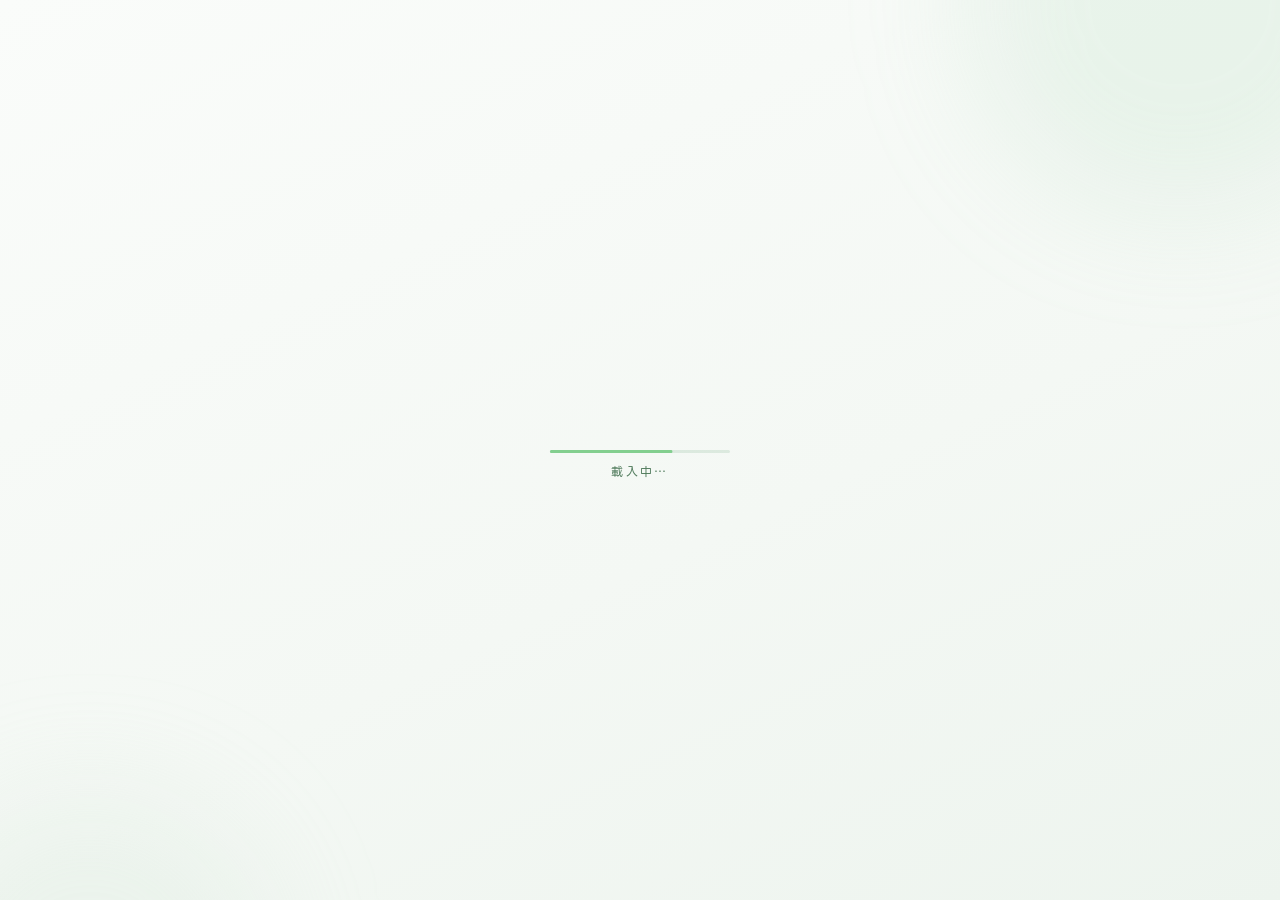
<file: index.html>
<!doctype html>
<html lang="zh-Hant">
<head>
<meta charset="utf-8">
<!-- viewport-fit=cover：內容延伸到瀏海／圓角區，全螢幕時邊緣才不會留一圈
     ⛔ initial-scale 刻意保持 1 —— 「手機顯示 80%」已經改由下面的 --app-scale（CSS transform）負責。
        原因見下方那段註解：initial-scale 一進全螢幕就會被 Chrome 作廢。
     ⚠ 只有行動裝置會讀 viewport meta，桌機瀏覽器一律忽略。 -->
<meta name="viewport" content="width=device-width,initial-scale=1,minimum-scale=1,maximum-scale=1,user-scalable=no,viewport-fit=cover">
<title>德芳連鎖藥局 內部查詢系統</title>

<!-- ========== PWA：讓「加到主畫面」變成獨立視窗 App，而不是開瀏覽器的捷徑 ==========
     ⚠ 差別全在這幾行。少了它們，「加到主畫面」只是一個書籤捷徑 ——
        點下去照樣用瀏覽器開，網址列、工具列一條都不會少。
     ・iOS 只認 apple-mobile-web-app-capable，完全不吃 manifest 的 display
     ・Android 只認 manifest 的 display / orientation
     兩邊都要寫，才會兩邊都全螢幕。
     ⚠ 改了這些之後，舊的主畫面圖示不會自動升級 —— 必須先刪掉、重新加一次。 -->
<link rel="manifest" href="manifest.json?v=20260830-boutique">
<meta name="theme-color" content="#F6F9F6">
<meta name="apple-mobile-web-app-capable" content="yes">
<meta name="apple-mobile-web-app-status-bar-style" content="black-translucent">
<meta name="apple-mobile-web-app-title" content="德芳查詢">
<link rel="apple-touch-icon" href="icon-192.png">
<link rel="icon" href="icon-192.png">
<link rel="preload" as="image" href="logo-brand.png">
<script>
  /* iPhone 必須在第一個 iframe 建立前就走一般排版。若等到 body 後方才掛 class，
     WebKit 會先用 absolute + transform 建立跨網域合成座標；後來即使 computed style
     已變成 static，內頁的 fixed 舞台仍可能沿用第一次的偏移與裁切。
     只提前 iPhone class；iPad 的 ef6a4ea 合成建立順序完全不動。 */
  if (/iPhone|iPod/.test(navigator.userAgent)) {
    document.documentElement.classList.add('iphone-device');
  }
</script>

<style>
  @font-face{
    font-family:"LINE Seed TW";
    src:url("fonts/LINESeedTW-Regular-v1.400.woff2") format("woff2");
    font-style:normal;font-weight:400;font-display:swap
  }
  /* 系統與 iframe 交接期間只露出柔白薄荷底，不加遮罩、假進度或等待動畫。 */
  html,body{margin:0;height:100%;
    background-color:#F6F9F6;
    background-image:linear-gradient(155deg,#FAFCFA 0%,#F4F8F4 58%,#EDF4EE 100%);
    overflow:hidden;touch-action:pan-x pan-y}
  /* dvh 才抓得到「當下真正看得到的高度」——手機網址列收放時視窗高度是會變的 */
  @supports (height:100dvh){ html,body{height:100dvh} }
  /* 精品啟動舞台：由外殼暫時疊在 iframe 上方，交棒後整個移除；不是 fixed，也不修改 iframe 合成狀態。 */
  #bootStage{
    position:absolute;z-index:2;inset:0;display:grid;place-items:center;
    overflow:visible;box-sizing:border-box;padding:24px;
    font-family:"LINE Seed TW","Microsoft JhengHei","PingFang TC",sans-serif;
    visibility:visible;transition:visibility 0s linear 1s
  }
  .boot-backdrop{
    position:absolute;z-index:0;top:0;left:0;width:100%;
    height:calc(100% + var(--app-bottom-inset) + var(--app-overscan-guard));overflow:hidden;
    background-color:#F6F9F6;
    background-image:linear-gradient(155deg,#FAFCFA 0%,#F4F8F4 58%,#EDF4EE 100%);
    opacity:1;transition:opacity .5s cubic-bezier(.4,0,.2,1) .5s
  }
  .boot-backdrop::before,.boot-backdrop::after{
    content:"";position:absolute;border-radius:50%;pointer-events:none;filter:blur(58px)
  }
  .boot-backdrop::before{width:min(430px,54vw);height:min(430px,54vw);top:-24%;right:-9%;background:rgba(177,219,185,.19)}
  .boot-backdrop::after{width:min(360px,46vw);height:min(360px,46vw);bottom:-28%;left:-7%;background:rgba(213,232,215,.26)}
  .boot-lockup{position:relative;z-index:1;display:grid;justify-items:center;transform:translateY(-1.6vh);
    opacity:1;transition:opacity .5s cubic-bezier(.4,0,.2,1)}
  /* ⛔ 這個 opacity:0 是防線，不是佔位，拿掉會直接重現「半截 LOGO」。
     logo-brand.png 是非交錯 PNG（由上往下逐列解碼），瀏覽器在位元組還沒收完時
     就會把已有的掃描線畫出來。2026-09-23 可控重現：後半段位元組不送，畫面就是
     半顆紅心＋被削掉的字，而且此時 class 已經是 boot-brand-ready、opacity 已是 1。
     所以 Logo 的任何可見度一律綁 html.boot-logo-ready（＝img.decode() 真的完成）。 */
  .boot-logo{display:block;width:min(340px,48vw);max-height:112px;height:auto;aspect-ratio:827/105;object-fit:contain;
    opacity:0}
  /* 等 GAS 的那幾秒：畫面上只有薄荷底，Logo／中線／系統名一律不出現。
     ⛔ 2026-09-23 使用者指示移除原本的「淡影呼吸」，不要再加回來：
        它救不了半截 LOGO（淡影畫的是同一張沒收完的圖），又把啟動拆成
        「淡影」與「三拍」兩段。等待期什麼都不給，才符合這頁一開始就寫的
        「不加遮罩、假進度或等待動畫」。 */
  /* 等待期的讀取條（2026-09-23 使用者指示加回：網路慢時純薄荷底會像當機）。
     只在「還沒開跑三拍」時出現；三拍一開跑就淡出，Logo 動畫照舊從零開始。
     進度＝三個真實關卡（品牌圖／iframe load／GAS 分流）＋關卡之間緩慢爬升，永遠停在 95% 前。 */
  .boot-progress{position:absolute;z-index:1;left:50%;top:50%;width:min(180px,44vw);height:3px;margin-left:calc(min(180px,44vw)/-2);
    border-radius:3px;background:rgba(43,126,67,.12);opacity:0;
    animation:boot-progress-in .4s ease .25s forwards;transition:opacity .35s ease}
  .boot-progress i{display:block;height:100%;width:100%;border-radius:inherit;background:#83CF8F;
    transform-origin:left;transform:scaleX(.04);transition:transform .45s cubic-bezier(.22,.78,.28,1)}
  .boot-progress-text{position:absolute;left:0;right:0;top:12px;text-align:center;color:#4F7A5B;font-size:12px;letter-spacing:.2em;white-space:nowrap}
  @keyframes boot-progress-in{to{opacity:1}}
  html.boot-brand-ready .boot-progress{animation:none;opacity:0}
  .boot-rule{width:46px;height:1px;margin:24px 0 17px;opacity:0;transform-origin:center;
    background:linear-gradient(90deg,transparent,rgba(43,126,67,.42),transparent)}
  .boot-name{color:#1E4229;font-size:clamp(13px,1.45vw,16px);font-weight:500;letter-spacing:.42em;text-indent:.42em;opacity:0}
  /* 精品三拍：Logo → 中線微光 → 系統名稱舒展。 */
  html.boot-brand-ready.boot-logo-ready .boot-logo{animation:boot-logo-arrive 1.36s cubic-bezier(.22,.78,.28,1) backwards;opacity:1}
  html.boot-brand-ready .boot-rule{animation:boot-rule-glow .82s cubic-bezier(.22,.78,.28,1) 1.23s both}
  html.boot-brand-ready .boot-name{animation:boot-name-settle 1.06s cubic-bezier(.2,.72,.2,1) 1.94s both}
  /* 淡影呼吸移除後，起點就是「完全沒有」；translateY(9px) 留著，飄升那一下才有東西可飄。 */
  @keyframes boot-logo-arrive{
    from{opacity:0;transform:translateY(9px)}
    to{opacity:1;transform:none}
  }
  @keyframes boot-rule-glow{
    from{opacity:0;transform:scaleX(.08);filter:drop-shadow(0 0 0 rgba(43,126,67,0))}
    70%{opacity:1;transform:scaleX(1.12);filter:drop-shadow(0 0 5px rgba(43,126,67,.22))}
    to{opacity:1;transform:scaleX(1);filter:drop-shadow(0 0 0 rgba(43,126,67,0))}
  }
  @keyframes boot-name-settle{
    from{opacity:0;letter-spacing:.24em;text-indent:.24em;transform:translateY(6px)}
    to{opacity:1;letter-spacing:.42em;text-indent:.42em;transform:translateY(0)}
  }

  iframe{
    display:block;position:absolute;top:0;left:0;width:100%;height:100%;border:0;background:#F6F9F6
  }
  /* iPad／桌機不建立額外盒子，iframe 仍維持 ef6a4ea 的直接合成基準。 */
  #appFrameViewport{display:contents}
  html.app-ready #bootStage{visibility:hidden}
  /* 先讓 Logo／中線／文字淡完，再由獨立薄荷背景於後半秒淡出。 */
  html.app-ready .boot-lockup{opacity:0}
  html.app-ready .boot-backdrop{opacity:0}
  html:not(.app-ready) #iphoneFullscreenBtn{display:none!important}
  @media (prefers-reduced-motion:reduce){
    html.boot-brand-ready.boot-logo-ready .boot-logo,
    html.boot-brand-ready .boot-rule,
    html.boot-brand-ready .boot-name{animation:none;opacity:1;transform:none}
    .boot-lockup{transition:none}
    #bootStage{transition:visibility 0s linear .5s}
    .boot-backdrop{transition:opacity .5s linear}
  }

  /* ========== 手機顯示 80%（2026-08-03 改用 CSS，不再用 initial-scale）==========
     ⛔ 為什麼不能用 <meta viewport initial-scale=0.8>：
        **Chrome 一進 Fullscreen API 就把 page scale 強制重設成 1**，那行 meta 當場作廢。
        使用者的症狀就是這個 —— 登入頁還是 80%，一按下去（碰畫面→我們補全螢幕）就跳回 100%。
        可控實驗（headless + mobile 模擬，螢幕 914dp）：
          全螢幕前 innerWidth 1142 (scale .8) → 進全螢幕 914 (scale 1) → 退出又回 1142。
          外層殼頁請求、或 GAS iframe 內請求，兩種都一樣會被重設。
        而我們為了吃回挖孔那 41px（見下面那段）**一定得進全螢幕** → 兩件事天生互斥，只能換做法。

     ✅ 改成對 iframe 做 CSS transform：版面先放大 1/0.8 再 scale(.8) 縮回來。
        iframe 內的 layout viewport ＝ 914/0.8 ＝ 1142 CSS px，與 initial-scale=0.8 效果相同，
        但它是 CSS，page scale 怎麼被重設都影響不到。

     ⚠ 這跟「同一份文件裡用 CSS zoom」是兩回事，不會弄壞 index.html 的假旋轉座標換算 ——
       iframe 內部 innerWidth 與 clientX 同時都是 1142 那個座標系，內部完全無感。
     ⚠ 只在 pointer:coarse 套用：桌機本來就忽略 viewport meta＝電腦版行為維持不變。
     要調整比例只改 --app-scale 這一個數字。 */
  :root{ --app-scale:.8; --app-bottom-inset:0px; --app-overscan-guard:0px }
  /* iOS 主畫面 App／Fullscreen API 會保留底部 home indicator 區。
     跨網域 GAS iframe 必須往這一區 overscan，再由殼頁的 overflow:hidden 裁掉超出部分；
     若反過來縮短 iframe，只會把白邊換成殼頁底色，內容與影片仍然用不到該區。
     安全區必須在最外層殼頁處理：iframe 內的 env(safe-area-inset-*) 永遠讀不到。
     一般 iOS 優先採系統回報值；主畫面／全螢幕時保留 20px fallback，避免 WebKit 回報 0。 */
  html.ios-device{
    --app-bottom-inset:env(safe-area-inset-bottom,0px)
  }
  /* iPad 的合成縫需要 16px guard；iPhone 則恢復修 iPad 前已穩定的 4px 取整保險。
     兩者必須分流，不能再把 iPad 的 16px 套到 iPhone。 */
  html.ios-device:not(.iphone-device){
    --app-overscan-guard:16px
  }
  html.ios-device.iphone-device{
    --app-overscan-guard:4px
  }
  html.ios-device.ios-standalone,
  html.ios-device:fullscreen,
  html.ios-device:-webkit-full-screen{
    --app-bottom-inset:max(env(safe-area-inset-bottom,0px),20px)
  }
  @media (pointer: coarse){
    /* iframe 版面比視窗大，不讓殼頁自己長出捲軸 */
    html,body{ overflow:hidden }
    iframe{
      width:calc(100% / var(--app-scale));
      height:calc((100% + var(--app-bottom-inset) + var(--app-overscan-guard)) / var(--app-scale));
      transform:scale(var(--app-scale));
      transform-origin:0 0;
    }
    /* iPhone WebKit 會把直接 transform 的跨網域 iframe 與內頁 fixed 舞台合成到錯的原點，
       因此側欄、主畫面、講義會一起右偏，底部也一起被裁。把完全相同的 80% 縮放移到
       外層普通容器，iframe 本身只負責 100% 鋪滿，不再直接 transform。
       iPad 不套這兩條，仍由上方原始 iframe 規則直接縮放，避免破壞實機通過的底線基準。 */
    html.iphone-device #appFrameViewport{
      display:block;
      width:calc(100% / var(--app-scale));
      height:calc((100% + var(--app-bottom-inset) + var(--app-overscan-guard)) / var(--app-scale));
      transform:scale(var(--app-scale));
      transform-origin:0 0;
    }
    html.iphone-device iframe{
      position:static;top:auto;left:auto;width:100%;height:100%;transform:none
    }
    /* iPhone 的 YouTube 像素會進入 iOS 原生媒體合成層。播放期間把最後一層外殼 scale
       一併拿掉，以 1:1 layout 維持完全相同的實體尺寸，避免左側 Dynamic Island 安全區
       在 transformed browsing context 內被平台影片層重複套用。只由 GAS 影片生命週期切換；
       iPad 不會有 iphone-device，因此 ef6a4ea 的 iframe 合成基準完全不受影響。 */
    html.iphone-device.iphone-video-native{--app-scale:1}
    html.iphone-device.iphone-video-native #appFrameViewport{
      width:100%;
      height:calc(100% + var(--app-bottom-inset) + var(--app-overscan-guard));
      transform:none
    }
  }
  #iphoneFullscreenBtn{display:none;position:fixed;right:max(env(safe-area-inset-right,0px),12px);
    bottom:max(env(safe-area-inset-bottom,0px),12px);z-index:2147483647;height:40px;padding:0 14px;
    align-items:center;justify-content:center;gap:7px;border:1px solid rgba(255,255,255,.95);border-radius:20px;
    color:#fff;background:rgba(43,126,67,.92);box-shadow:0 5px 16px rgba(30,66,41,.32);
    font:700 14px/1 "Microsoft JhengHei",sans-serif;letter-spacing:1px;-webkit-tap-highlight-color:transparent}
  /* iPhone 實機會把這顆 outer fixed 鈕的垂直基準誤認成 overscan frame 底（比可見 viewport 多 24px）。
     把同一組 bottom fallback＋guard 加回定位，讓按鈕仍落在可見 viewport 的安全區內。
     只修外殼控制鈕；iframe 幾何與 iPad ef6a4ea 合成路徑完全不動。 */
  html.iphone-device #iphoneFullscreenBtn{
    bottom:calc(max(env(safe-area-inset-bottom,0px),12px) + var(--app-bottom-inset) + var(--app-overscan-guard))
  }
  html.iphone-device.ios-standalone.fs-supported:not(.fs-active) #iphoneFullscreenBtn{display:flex}
  /* 一般裝置仍由內層按鈕的 postMessage 順勢進全螢幕，不增加過場。
     只有支援 Fullscreen API 的 iPhone 主畫面 App 顯示一次性按鈕：iOS 不保證跨 iframe
     的 postMessage 保留 user activation，直接手勢是收掉原生狀態列／home indicator 的可靠入口。 */
  /* ⛔ 這裡原本有 #versionBadge —— 常駐在右上角的 v1.0.0 圓標，已於 2026-08-05 移除。
     使用者要求「不要佔用到整個程式」：那顆標籤是 fixed 且 z-index 2147483646，
     永遠壓在系統畫面最上層。版本資訊改成點進去才看 ——
     位置在系統側邊欄「登出」上方的「ℹ️ 軟體資訊」（實作在 GAS 的 index.html，APP_INFO）。
     ⚠ 要改版本號請改那裡，不要在這一層加回常駐標籤。 */
</style>
</head>
<body>
  <main id="bootStage" role="status" aria-label="德芳連鎖藥局內部查詢系統啟動中">
    <div class="boot-backdrop" aria-hidden="true"></div>
    <div class="boot-progress" aria-hidden="true"><i></i><div class="boot-progress-text">載入中…</div></div>
    <div class="boot-lockup">
      <img class="boot-logo" src="logo-brand.png" width="827" height="105" decoding="async" alt="德芳連鎖藥局">
      <div class="boot-rule" aria-hidden="true"></div>
      <div class="boot-name">內部查詢系統</div>
    </div>
  </main>
  <!-- ⚠ 權限是「逐層委派」的：外層沒給，內層那個 googleusercontent 沙盒 iframe 就拿不到。
         geolocation 當初就是漏了它而讓 GPS 簽到必定失敗。vibrate 是為了自製鍵盤的按鍵震動先補上
         （目前 Chrome 未必把它列為 permission policy，是不認就忽略的保險，加了無害）。
         一律用 * 不用預設的 'src'：GAS 會再轉一層到 googleusercontent（不同 origin），
         'src' 只放行 script.google.com 會在第二道門被卡掉。 -->
  <!-- ⚠⚠ 這裡指的是**員工正式部署**（AKfycbyvILy…），2026-08-06 從測試部署切過來。
       員工拿到的網址就是這個殼頁，所以**改了這一行就等於改了所有人看到的版本**。
       · 要讓員工拿到新功能：跑 `發布更新.bat`（＝把雲端 HEAD 拍成新的正式版照片）
       · 開發中要自己先試：跑 `更新測試台.bat`，開測試部署的 /exec 網址看，不會影響員工
       ⛔ 別再把這行改回測試部署 —— 那樣一來我每次重拍測試台，員工就會立刻吃到未驗證的版本。 -->
  <div id="appFrameViewport">
    <iframe
      src="https://script.google.com/macros/s/AKfycbyvILyQU2BWYuzaCp0lo135aXTyRZOX3NzFjVvSyLLxtCXtmCQun4XPsGhEcvbcEgxN/exec?shell=20260809-safearea2"
      allow="autoplay *; encrypted-media *; fullscreen *; geolocation *; vibrate *"
      allowfullscreen></iframe>
  </div>
  <button type="button" id="iphoneFullscreenBtn" aria-label="隱藏 iPhone 系統列，進入完整畫面">⛶ 完整畫面</button>

<script>
/* viewport-ready 只負責安全區通道。啟動的視覺順序是「先等內容，再一次把品牌動畫跑完」：
     ① 等待期：只有薄荷底，Logo／中線／系統名一律不出現（2026-09-23 拿掉原本的淡影呼吸）
     ② logo 解碼完 ＋ iframe 完整 load ＋ GAS 回報分流完成 → 這時候才開跑三拍動畫
     ③ 三拍整段跑完 → 立刻交棒進 APP
   ⛔ 不可把三拍動畫綁回固定延遲（舊版綁版面穩定後 650ms）：那會讓動畫在 GAS 還沒回來時就跑完，
      Logo 接著靜止杵在畫面上等交棒，使用者看到的就是「分兩段載入」。
   兩道保險都不能拆：8 秒還等不到 GAS 就照樣開跑（至少讓品牌完整播完，再進去看真正的錯誤頁），
   13 秒則無論如何硬交棒，不能永遠卡在品牌頁。 */
var BRAND_SEQUENCE_MS = 3000;
var appRevealScheduled = false;
var appRevealFallback = null;
var brandStartFallback = null;
var appFrameLoaded = false;
var appRouteSettled = false;
var bootSequenceTimer = null;
var bootSequenceStarted = false;
var bootMotionReduced = window.matchMedia && window.matchMedia('(prefers-reduced-motion: reduce)').matches;
var bootLogoSettled = false;

/* 三拍動畫只跑一次，跑完直接交棒；開跑之後不再回頭看任何條件，才不會被中途打斷。 */
function beginBrandSequence() {
  if (bootSequenceStarted) return;
  if (document.documentElement.classList.contains('app-ready')) return;
  if (!document.getElementById('bootStage')) return;
  bootSequenceStarted = true;
  tickBootProgress();
  clearTimeout(brandStartFallback);
  document.documentElement.classList.add('boot-brand-ready');
  clearTimeout(bootSequenceTimer);
  bootSequenceTimer = setTimeout(revealApp, bootMotionReduced ? 320 : BRAND_SEQUENCE_MS);
}

/* iframe 載完、GAS 已回報分流，而且品牌圖自己也解碼完了，內容才算真的備妥。 */
var bootProgressShown = 0;
var bootProgressTimer = null;
function bootProgressTarget() {
  return 0.08 + (bootLogoSettled ? 0.14 : 0) + (appFrameLoaded ? 0.38 : 0) + (appRouteSettled ? 0.4 : 0);
}
function tickBootProgress() {
  var bar = document.querySelector('.boot-progress i');
  if (!bar) return;
  var done = bootProgressTarget();
  if (bootSequenceStarted || done >= 1) { bootProgressShown = 1; clearInterval(bootProgressTimer); }
  else {
    var limit = Math.min(0.95, done + 0.3);
    bootProgressShown = Math.max(bootProgressShown, done);
    bootProgressShown += (limit - bootProgressShown) * 0.06;
  }
  bar.style.transform = 'scaleX(' + bootProgressShown.toFixed(3) + ')';
}
bootProgressTimer = setInterval(tickBootProgress, 300);

function scheduleBrandSequence() {
  tickBootProgress();
  if (!appFrameLoaded || !appRouteSettled || !bootLogoSettled) return;
  beginBrandSequence();
}

function commitAppReady() {
  if (document.documentElement.classList.contains('app-ready')) return;
  document.documentElement.classList.add('app-ready');
  var stage = document.getElementById('bootStage');
  if (stage) {
    stage.setAttribute('aria-hidden','true');
    setTimeout(function () { stage.remove(); }, 1100);
  }
}

function revealApp() {
  if (appRevealScheduled || document.documentElement.classList.contains('app-ready')) return;
  appRevealScheduled = true;
  clearTimeout(appRevealFallback);
  clearTimeout(brandStartFallback);
  /* ⛔ 交棒不可「只」交給 requestAnimationFrame：分頁在背景時瀏覽器把 rAF 整個凍結，
        而這裡已經上鎖又拆掉逾時保險 —— 2026-09-22 實測背景分頁 30 秒後 appFrameLoaded／
        appRouteSettled／動畫條件全是 true，app-ready 就是加不上去，永久卡在品牌頁。
        畫面沒在重繪時本來也沒有交棒閃爍要避，直接同步交棒。 */
  if (document.visibilityState === 'hidden') { commitAppReady(); return; }
  requestAnimationFrame(function () { requestAnimationFrame(commitAppReady); });
}

/* 回到前景時補做一次，涵蓋 rAF callback 在凍結期間被整批丟棄的情形。 */
document.addEventListener('visibilitychange', function () {
  if (document.visibilityState !== 'visible') return;
  if (appRevealScheduled) commitAppReady();
});

var appFrame = document.querySelector('iframe');
if (appFrame) {
  appFrame.addEventListener('load',function () {
    /* 內層 reload 代表舊播放器已消失；不可讓上一次影片模式的 scale:1 留在外殼。 */
    document.documentElement.classList.remove('iphone-video-native');
    scheduleViewportInsets(0);
    appFrameLoaded = true;
    scheduleBrandSequence();
  });
}
/* 品牌圖的解碼閘門。
   decode() 只在整張圖都能安全上畫時才 resolve，正是我們要的訊號（load 事件也可以，
   但 decode() 連解碼都算進去，才不會在 8 秒保險燒斷的那一格剛好卡在解碼中）。
   ⛔ 失敗時「不要」補上 boot-logo-ready：寧可只播中線＋系統名，也不要放半張圖或破圖，
      三拍照樣要能開跑，所以旗標與 class 是兩件事。
   圖若晚於 8 秒保險才到，class 補上去後 boot-logo-arrive 會自己補播一次淡入上浮。 */
(function 等品牌圖真的解碼完() {
  var logo = document.querySelector('.boot-logo');
  function 放行(可顯示) {
    if (bootLogoSettled) return;
    bootLogoSettled = true;
    if (可顯示) document.documentElement.classList.add('boot-logo-ready');
    scheduleBrandSequence();
  }
  function 補上圖() {
    if (!logo || !logo.complete || !logo.naturalWidth) return;
    document.documentElement.classList.add('boot-logo-ready');
  }
  if (!logo) { 放行(false); return; }
  if (logo.decode) {
    logo.decode().then(function () { 放行(true); 補上圖(); },
                       function () { 放行(false); });
    return;
  }
  if (logo.complete && logo.naturalWidth) { 放行(true); return; }
  logo.addEventListener('load', function () { 放行(true); 補上圖(); });
  logo.addEventListener('error', function () { 放行(false); });
})();

brandStartFallback = setTimeout(beginBrandSequence,8000);
appRevealFallback = setTimeout(revealApp,13000);

/* PWA 殼頁禁止瀏覽器原生 pinch zoom。內層 GAS 另有相同防線；雙層都擋才能避免
   跨網域 iframe 縮放時連續觸發 outer/inner visual viewport 重排，把手機 WebView 撐垮。 */
(function 禁止頁面原生縮放() {
  function 擋縮放(e) { if (e.cancelable) e.preventDefault(); }
  function 擋多指(e) { if (e.touches && e.touches.length > 1) 擋縮放(e); }
  document.addEventListener('touchstart', 擋多指, { passive: false, capture: true });
  document.addEventListener('touchmove', 擋多指, { passive: false, capture: true });
  document.addEventListener('gesturestart', 擋縮放, { passive: false, capture: true });
  document.addEventListener('gesturechange', 擋縮放, { passive: false, capture: true });
  document.addEventListener('gestureend', 擋縮放, { passive: false, capture: true });
  document.addEventListener('wheel', function (e) { if (e.ctrlKey) 擋縮放(e); }, { passive: false });
})();

/* iOS 安全區只能由這個最外層殼頁處理；iPadOS 13+ 常偽裝成 Mac。 */
var 是iOS裝置 = /iPad|iPhone|iPod/.test(navigator.userAgent) ||
                (navigator.platform === 'MacIntel' && navigator.maxTouchPoints > 1);
var 是iPhone裝置 = /iPhone|iPod/.test(navigator.userAgent);
var 是獨立App = navigator.standalone === true ||
                matchMedia('(display-mode: standalone)').matches ||
                matchMedia('(display-mode: fullscreen)').matches;
if (是iOS裝置) {
  document.documentElement.classList.add('ios-device');
  if (是獨立App) document.documentElement.classList.add('ios-standalone');
}
if (是iPhone裝置) {
  document.documentElement.classList.add('iphone-device');
}

/* 外殼在 iOS 安全區外 overscan，並把真正被裁掉的內頁尺寸回傳給 GAS。 */
var appViewportTarget = null;
var appViewportOrigin = '';
var appViewportSyncTimer = null;
var iPhoneSafeAreaProbe = null;
var PWA_BUILD = '20260901-startup-backdrop-overscan';
var LOGIN_SESSION_KEY = 'defang.login.session.v1';
document.documentElement.setAttribute('data-pwa-build',PWA_BUILD);
function clampViewportInset(value) {
  value = Number(value);
  return Math.min(96, Math.max(0, isFinite(value) ? value : 0));
}
/* WebKit 對 env() 放在自訂屬性的 JS 讀值不穩定；用真正的 padding used value 量測。
   probe 只有 0×0，且僅在 iPhone 首次需要時建立，不參與任何畫面或 iframe 合成。 */
function readIPhoneSafeAreaLeft(landscape) {
  if (!是iPhone裝置 || !landscape || !document.body) return 0;
  if (!iPhoneSafeAreaProbe) {
    iPhoneSafeAreaProbe = document.createElement('div');
    iPhoneSafeAreaProbe.id = 'iphoneSafeAreaProbe';
    iPhoneSafeAreaProbe.setAttribute('aria-hidden','true');
    iPhoneSafeAreaProbe.style.cssText =
      'position:absolute;left:0;top:0;width:0;height:0;overflow:hidden;' +
      'visibility:hidden;pointer-events:none;padding-left:env(safe-area-inset-left,0px)';
    document.body.appendChild(iPhoneSafeAreaProbe);
  }
  return clampViewportInset(parseFloat(getComputedStyle(iPhoneSafeAreaProbe).paddingLeft) || 0);
}
function readIPhoneNativeSafeLeft(landscape, safeAreaLeft) {
  var root = document.documentElement;
  if (!是iPhone裝置 || !landscape || !root.classList.contains('iphone-video-native')) return 0;
  var scale = parseFloat(getComputedStyle(root).getPropertyValue('--app-scale')) || 1;
  return Math.abs(scale - 1) <= 0.01 ? clampViewportInset(safeAreaLeft) : 0;
}
function roundViewportValue(value) {
  value = Number(value);
  return isFinite(value) ? Math.round(value * 100) / 100 : null;
}
function viewportRectSnapshot(element) {
  if (!element) return null;
  var rect = element.getBoundingClientRect();
  return [rect.left,rect.top,rect.right,rect.bottom].map(roundViewportValue);
}
function collectViewportDiagnostics(frame, safeAreaLeft, videoNativeSafeLeft) {
  var visual = window.visualViewport;
  var wrapper = document.getElementById('appFrameViewport');
  return {
    build:PWA_BUILD,
    url:location.href,
    standalone:是獨立App,
    inner:[window.innerWidth,window.innerHeight],
    client:[document.documentElement.clientWidth,document.documentElement.clientHeight],
    visual:visual ? [visual.width,visual.height,visual.offsetLeft,visual.offsetTop,visual.scale].map(roundViewportValue) : null,
    body:viewportRectSnapshot(document.body),
    wrapper:viewportRectSnapshot(wrapper),
    frame:viewportRectSnapshot(frame),
    fullscreenButton:viewportRectSnapshot(document.getElementById('iphoneFullscreenBtn')),
    viewportVars:[
      getComputedStyle(document.documentElement).getPropertyValue('--app-scale').trim(),
      getComputedStyle(document.documentElement).getPropertyValue('--app-bottom-inset').trim(),
      getComputedStyle(document.documentElement).getPropertyValue('--app-overscan-guard').trim()
    ],
    wrapperTransform:wrapper ? getComputedStyle(wrapper).transform : '',
    frameTransform:getComputedStyle(frame).transform,
    videoNative:document.documentElement.classList.contains('iphone-video-native'),
    safeAreaLeft:roundViewportValue(safeAreaLeft),
    videoNativeSafeLeft:roundViewportValue(videoNativeSafeLeft),
    sw:navigator.serviceWorker && navigator.serviceWorker.controller ? navigator.serviceWorker.controller.scriptURL : 'none'
  };
}
function sendViewportInsets() {
  if (!appViewportTarget) return 0;
  var frame = document.querySelector('iframe');
  if (!frame) return 0;
  var rect = frame.getBoundingClientRect();
  var scale = parseFloat(getComputedStyle(document.documentElement).getPropertyValue('--app-scale')) || 1;
  var viewportWidth = window.innerWidth;
  var viewportHeight = window.innerHeight;
  var landscape = viewportWidth > viewportHeight;
  var safeAreaLeft = readIPhoneSafeAreaLeft(landscape);
  var videoNativeSafeLeft = readIPhoneNativeSafeLeft(landscape, safeAreaLeft);
  var right = clampViewportInset((rect.right - viewportWidth) / scale);
  var overscanGuard = parseFloat(getComputedStyle(document.documentElement).getPropertyValue('--app-overscan-guard')) || 0;
  /* iPad 的 16px guard 只蓋合成縫，不回報給內頁；iPhone 回報完整裁切值。 */
  var reportedGuard = 是iPhone裝置 ? 0 : overscanGuard;
  var bottom = clampViewportInset((rect.bottom - viewportHeight - reportedGuard) / scale);
  /* iPhone 直式只顯示轉向提醒，不使用外殼裁切；清掉上一個橫式留下的 inset，
     避免連續旋轉的中間尺寸把內頁寬高扣到只剩背景。 */
  if (是iPhone裝置 && !landscape) right = bottom = 0;
  try {
    appViewportTarget.postMessage({
      defang: 'viewport-insets',
      right: right,
      bottom: bottom,
      landscape: landscape,
      videoNativeSafeLeft: videoNativeSafeLeft,
      viewportWidth: viewportWidth,
      viewportHeight: viewportHeight,
      diagnostics: collectViewportDiagnostics(frame, safeAreaLeft, videoNativeSafeLeft)
    }, appViewportOrigin);
  } catch (e) {}
  return videoNativeSafeLeft;
}
function scheduleViewportInsets(delay) {
  clearTimeout(appViewportSyncTimer);
  appViewportSyncTimer = setTimeout(sendViewportInsets, typeof delay === 'number' ? delay : 240);
}
window.addEventListener('message', function (e) {
  if (!e.data || e.data.defang !== 'viewport-ready') return;
  if (String(e.origin).indexOf('.google') < 0) return;
  appViewportTarget = e.source;
  appViewportOrigin = e.origin;
  scheduleViewportInsets(0);
});

/* iPhone 播放影片時，先移除包住 GAS／YouTube 的最後一層 transform，再允許 YouTube 開播。
   同一個已握手的 GAS frame 才能切換；雙 rAF 讓新 layout 與 clip 回報都先落地，ACK 最後送。 */
window.addEventListener('message', function (e) {
  if (!e.data || e.data.defang !== 'iphone-video-native') return;
  if (!是iPhone裝置 || e.source !== appViewportTarget || e.origin !== appViewportOrigin) return;
  var source = e.source;
  var origin = e.origin;
  var active = e.data.active === true;
  var seq = Number(e.data.seq) || 0;
  document.documentElement.classList.toggle('iphone-video-native', active);
  requestAnimationFrame(function () {
    var wrapper = document.getElementById('appFrameViewport');
    if (wrapper) wrapper.getBoundingClientRect();
    var videoNativeSafeLeft = sendViewportInsets();
    requestAnimationFrame(function () {
      try {
        source.postMessage({
          defang:'iphone-video-native-ready',
          active:active,
          seq:seq,
          videoNativeSafeLeft:videoNativeSafeLeft
        }, origin);
      } catch (err) {}
    });
  });
});

/* GAS 只有在「有效登入→APP」或「無有效登入→使用條款」確定後才送出。
   Logo 因此不會先交棒給條款頁，再於伺服器驗證成功後突然跳進 APP。 */
window.addEventListener('message', function (e) {
  if (!e.data || e.data.defang !== 'startup-route-settled') return;
  if (String(e.origin).indexOf('.google') < 0) return;
  if (e.source !== appViewportTarget || e.origin !== appViewportOrigin) return;
  appRouteSettled = true;
  scheduleBrandSequence();
});

/* GAS 內容位在 Google 的跨網域 sandbox iframe；手機鎖屏時 WebView 可能只重建內層 iframe。
   登入票證因此同步存一份在固定來源的 GitHub PWA 外殼，內層重建後再取回。
   只接受已用 viewport-ready 握手過的同一個 GAS 視窗，避免其他 frame 寫入登入資料。 */
window.addEventListener('message', function (e) {
  if (!e.data || String(e.data.defang).indexOf('login-session-') !== 0) return;
  if (e.source !== appViewportTarget || e.origin !== appViewportOrigin) return;
  try {
    if (e.data.defang === 'login-session-save') {
      var record = e.data.record;
      if (record && record.id && record.token) {
        localStorage.setItem(LOGIN_SESSION_KEY, JSON.stringify(record));
      }
      return;
    }
    if (e.data.defang === 'login-session-clear') {
      localStorage.removeItem(LOGIN_SESSION_KEY);
      return;
    }
    if (e.data.defang === 'login-session-request') {
      var saved = null;
      try { saved = JSON.parse(localStorage.getItem(LOGIN_SESSION_KEY) || 'null'); } catch (ignore) {}
      e.source.postMessage({ defang: 'login-session-value', record: saved }, e.origin);
    }
  } catch (ignore) {}
});
window.addEventListener('resize', scheduleViewportInsets);
window.addEventListener('orientationchange', function () { scheduleViewportInsets(360); });
window.addEventListener('pageshow', function () { scheduleViewportInsets(0); });
if (window.visualViewport) visualViewport.addEventListener('resize', scheduleViewportInsets);

/* ===== 安裝到主畫面（2026-08-05）=====
   系統同意頁右邊那顆「安裝」鈕按下去時，內層會 postMessage 過來，我們試著跳出原生安裝視窗。

   ⚠ Chrome 要發 beforeinstallprompt，網站必須符合安裝條件，其中一項是**要有 service worker**
     → 2026-08-05 為此補了 sw.js（使用者要求 Android 做成一鍵）。
     那支 SW **一個位元組都不快取**，只做 pass-through，所以不會有「改了程式卻看不到」的問題。
     ⛔ 要在 sw.js 裡加快取之前，先讀它開頭那段警告。
   ⚠ iPhone 永遠走教學那條路：iOS 沒有任何程式化安裝的 API，只能由使用者自己
     「分享 → 加入主畫面」。這是 Apple 的限制，任何網站都一樣。 */
if ('serviceWorker' in navigator) {
  window.addEventListener('load', function () {
    navigator.serviceWorker.register('sw.js?v=20260809-safearea2').catch(function () {});   // 版本參數迫使已安裝 App 檢查新殼
  });
}

var deferredPrompt = null;
window.addEventListener('beforeinstallprompt', function (e) {
  e.preventDefault();          // 擋掉 Chrome 自己那條迷你提示列，改由我們的按鈕決定時機
  deferredPrompt = e;
});
window.addEventListener('appinstalled', function () { deferredPrompt = null; });
window.addEventListener('message', function (e) {
  if (!e.data || e.data.defang !== 'install') return;
  if (String(e.origin).indexOf('.google') < 0) return;
  if (!deferredPrompt) return;                       // 沒有可用的安裝提示 → 內層那張說明卡自己會顯示
  deferredPrompt.prompt();
  deferredPrompt = null;                             // 一個 prompt 只能用一次
});

/* ===== 吃到螢幕最側邊那條「挖孔區」（2026-08-03 真機實測定案）=====
   症狀：Android 手機橫放時，前鏡頭那一側永遠有一條用不到的黑（實測 41 CSS px）。

   根因：Chrome 把「內容能不能延伸進挖孔」綁死在 Fullscreen API 上。
   WebAPK 就算 manifest 寫了 display:fullscreen，只要沒進 Fullscreen API，
   Chrome 就自己把 viewport 縮到挖孔內側 —— 真機量到 screen 915 / inner 874，
   而 safe-area-inset 全部回報 0（＝Chrome 根本沒把這頁當 viewport-fit=cover）。
   那 41px 不是我們沒畫，是壓根沒分配給我們，在 CSS 層怎麼補都沒用
   （2026-08-02 在 doGet 與 index.html 補 viewport-fit / env() 全部無效，就是這個原因：
     那兩層都在 iframe 內，iframe 裡的 env(safe-area-inset-*) 恆為 0）。
   進了 Fullscreen API 之後：inner 914、safe-area-left 40，整條拿回來。

   代價：Chrome 會跳一次「從頂端向下拖曳可退出全螢幕」的系統提示。
   ⚠ 那個提示關不掉，別再花時間找方法 —— 它是刻意的安全防護（網頁若能無聲佔滿整個
     螢幕就能偽裝成系統畫面），Chromium 上要求隱藏它的票都掛 Security 標籤。
     navigationUI:'hide' 管的是導覽列，不是這個提示。使用者已知並接受。

   iPhone 舊版 WebKit 不支援非 video 元素的 Fullscreen API；新版若提供 requestFullscreen，
   會在使用者按系統按鈕或下方「完整畫面」時進入，真正收掉狀態列與 home indicator。 */
(function () {
  var el = document.documentElement;
  /* Safari 舊版可能只有 webkit 前綴；不支援的 iPhone 會安全離開，維持一般主畫面 App。 */
  var 請求全螢幕 = el.requestFullscreen || el.webkitRequestFullscreen;
  if (!請求全螢幕) return;
  if (是iPhone裝置) document.documentElement.classList.add('fs-supported');

  /* 視窗寬度沒被切掉就不必進全螢幕，免得白白跳一個提示。
     ⚠ initial-scale 現在固定是 1（80% 改由 CSS 的 --app-scale 負責），SCALE 讀出來就是 1，
       innerWidth 本身已經是 dp、可以直接比。這段換算留著是防呆：萬一日後有人又把
       initial-scale 改成非 1，innerWidth 會被放大成 CSS px，而 screen.width 一律是 dp ——
       兩者直接相減會變負數 → 這裡就 return，整段全螢幕（＝挖孔那 41px）默默失效。
       它自己會讀上面那行 meta，不必手動同步。
     ⚠ 桌機瀏覽器根本不讀 viewport meta，innerWidth 沒有被放大過，硬乘 0.8 會讓「視窗沒最大化」
       被誤判成「視窗被切掉」而跑去請求全螢幕。所以只有行動裝置才套 SCALE，桌機維持原樣。 */
  var vp = document.querySelector('meta[name=viewport]');
  var m = vp && /initial-scale\s*=\s*([\d.]+)/.exec(vp.content);
  var 行動裝置 = matchMedia('(pointer: coarse)').matches;
  var SCALE = (行動裝置 && m) ? parseFloat(m[1]) : 1;
  /* ⚠ 2026-08-06 補的例外 —— iPad 原本永遠卡在這一行。
       這道守門是為了「Android 挖孔」寫的：沒有被切掉的視窗就不必進全螢幕，免得白跳一個提示。
       但 iPad 沒有挖孔，screen.width - innerWidth 算出來是 0（或負數）→ 直接 return
       ＝**整段全螢幕從來沒有在 iPad 上執行過**。

       而 iPad 進全螢幕是有東西可以拿的：iOS 主畫面 App 一律會畫一條系統狀態列
       （時間／日期／電量／Wi-Fi），黏在畫面最上緣壓著我們的 UI。
       那條列**沒有任何網頁 API 可以關掉**（原生 App 才有 prefersStatusBarHidden），
       唯一的可能就是 Fullscreen API —— iPad Safari 支援非 video 元素的全螢幕（iPhone 不支援）。

       所以：iOS 主畫面 App 一律放行，不看寬度落差。
       ⚠ 只認 navigator.standalone（iOS／iPadOS 官方 API，最可靠）——
         別改用 display-mode: fullscreen，我們的 manifest 本身就是 fullscreen，分不出來
         （2026-08-05 安裝鈕在 iPad 上消失就是踩這個坑）。
       ⚠ Android／桌機的 navigator.standalone 是 undefined ＝行為完全不變。
       支援 requestFullscreen 的新版 iPhone 也會由這條放行。 */
  var iOS主畫面App = navigator.standalone === true;
  if (!iOS主畫面App && Math.round(screen.width - window.innerWidth * SCALE) <= 1) return;

  function go() {
    if (document.fullscreenElement || document.webkitFullscreenElement) return;   // 已經在全螢幕，重複請求只會在 console 報錯
    /* ⚠ webkit 前綴版不回傳 Promise，直接串 .catch 會 TypeError → 要先確認回傳值有 catch */
    try {
      /* iPhone 26.x 的實作對 options 支援仍不一致；不傳 options 是最可靠的標準呼叫。
         Android／iPad 保留 navigationUI:'hide' 的既有行為。 */
      var r = 是iPhone裝置 ? 請求全螢幕.call(el) : 請求全螢幕.call(el, { navigationUI: 'hide' });
      if (r && r['catch']) r['catch'](function () {});
    } catch (e) {}
  }

  function 同步全螢幕狀態() {
    document.documentElement.classList.toggle('fs-active',
      !!(document.fullscreenElement || document.webkitFullscreenElement));
  }
  document.addEventListener('fullscreenchange', 同步全螢幕狀態);
  document.addEventListener('webkitfullscreenchange', 同步全螢幕狀態);
  同步全螢幕狀態();

  var iphoneFullscreenBtn = document.getElementById('iphoneFullscreenBtn');
  if (iphoneFullscreenBtn) {
    iphoneFullscreenBtn.addEventListener('pointerdown', function (e) {
      e.preventDefault();
      go();
    });
  }

  /* ===== 全螢幕由「系統內的按鈕」觸發（2026-08-05）=====
     使用者：「點一下進入全螢幕這個按鈕很煩，讓同意、登入等各式按鈕點了都會進入全螢幕」。
     殼頁收不到跨網域 iframe 的任何事件，所以由內層（GAS 的 index.html）在按鈕的 pointerdown
     時 window.top.postMessage 過來，我們順勢請求全螢幕。使用者的手勢會沿 frame 樹傳給祖先，
     所以這裡雖然隔了兩層 iframe，requestFullscreen 仍然算「在使用者手勢當中」。

     ⚠⚠ 絕對不可以改回「輪詢 navigator.userActivation 見到互動就進全螢幕」⚠⚠
     那會把 YouTube 播放要用的那一次手勢搶走 —— 2026-08-04 影片永遠停在 0:00、
     查了整整一天的事故根因就是它。一次點擊的 transient user activation 只有一份。
     現在安全的原因是**內層刻意不送影片區的點擊**（.video-container 與表格裡的 ▶ 播放鈕），
     播放與全螢幕不再競爭同一次點擊。要放寬那份排除清單之前，先回去讀那則事故紀錄。 */
  window.addEventListener('message', function (e) {
    if (!e.data || e.data.defang !== 'fullscreen') return;
    if (String(e.origin).indexOf('.google') < 0) return;   // 只信任 GAS 那兩層（script.google.com / googleusercontent.com）
    go();
  });
})();
</script>
<script src="ai-brain-client.js?v=20260924-1"></script>
<script src="ai-live-chime.js?v=20260924-1"></script>
<script src="ai-live-end-chime.js?v=20261014-4"></script>
<script src="ai-live-client.js?v=20261014-4"></script>
<script src="ai-openai-client.js?v=20261014-4"></script>
<script src="ai-live-wakelock.js?v=20260927-1"></script>
<script src="ai-live-recorder.js?v=20260924-1"></script>
<script src="ai-live-service.js?v=20260924-6"></script>
<script src="ai-scenario-schema.js?v=20261014-2"></script>
<script src="ai-voice-notes.js?v=20260922-2"></script>
<script src="ai-scenario-access.js?v=20260930-1"></script>
<script src="ai-scenarios.js?v=20261014-3"></script>
<script src="ai-live-feedback.js?v=20260923-10"></script>
<script src="ai-live-settings.js?v=20260920-3"></script>
<script src="ai-live-capture.js?v=20260920-1"></script>
<script src="ai-live-compact.js?v=20260930-1"></script>
<script src="ai-live-heart.js?v=20260923-4"></script>
<script src="ai-live-lab.js?v=20260924-6"></script>
<script src="ai-live-ui.js?v=20261014-3"></script>
</body>
</html>
</file>
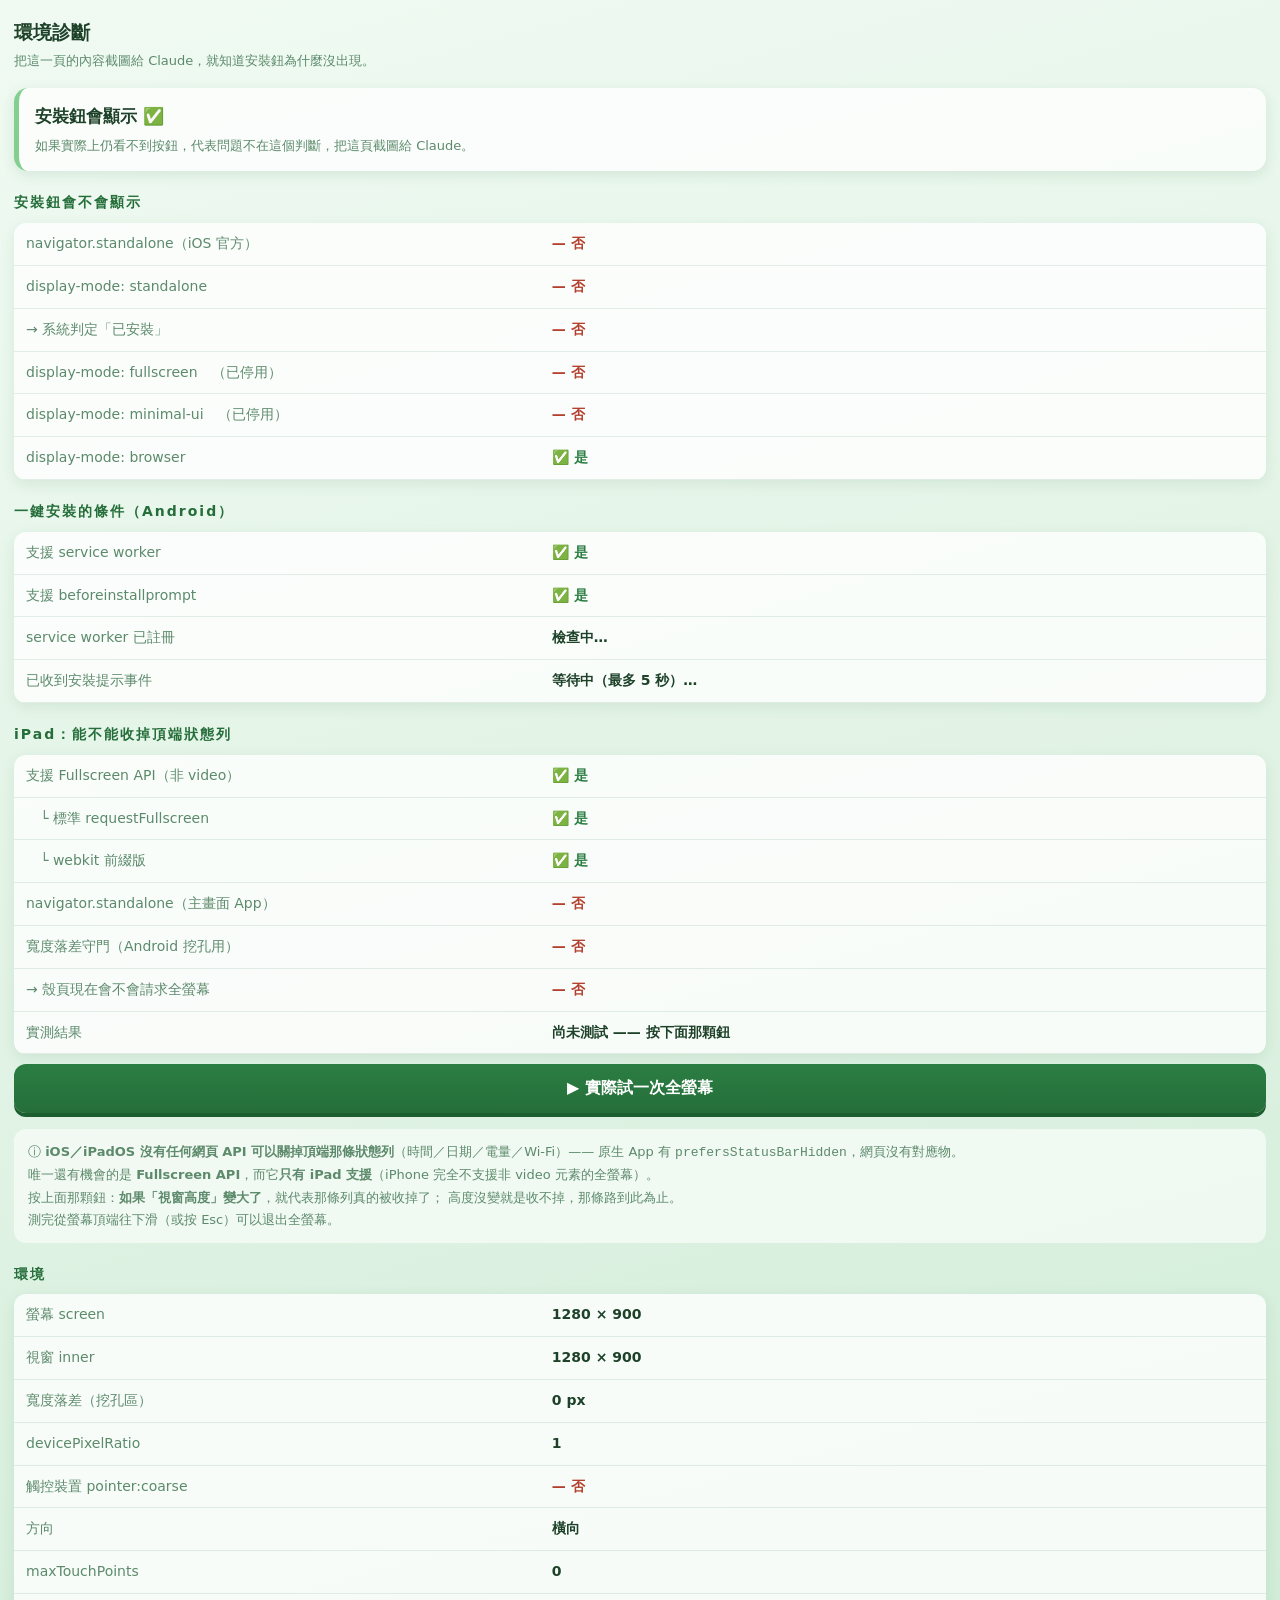
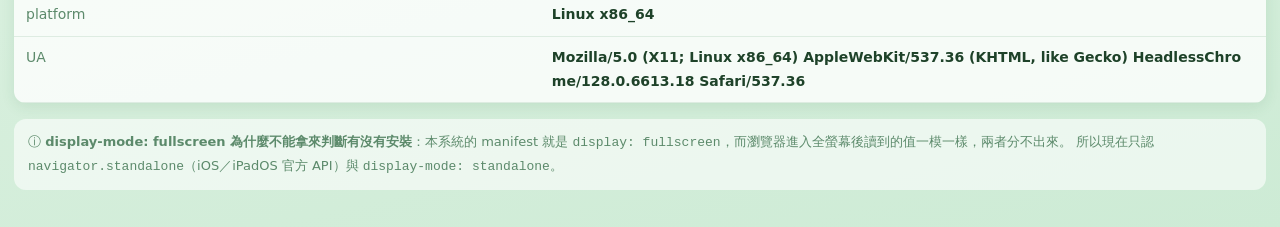
<file: diag.html>
<!doctype html>
<html lang="zh-Hant">
<head>
<meta charset="utf-8">
<meta name="viewport" content="width=device-width,initial-scale=1,viewport-fit=cover">
<title>德芳系統 — 環境診斷</title>
<style>
  :root{ --mint:#83CF8F; --btn:#2B7E43; --btn-d:#256E3A; --ink:#1E4229; --sub:#5C8A6B; }
  *{box-sizing:border-box}
  body{margin:0;padding:16px 14px 40px;
    font:16px/1.7 "Microsoft JhengHei","Noto Sans TC",-apple-system,system-ui,sans-serif;color:var(--ink);
    background:linear-gradient(165deg,#F0FAF2 0%,#DFF2E3 55%,#CDEBD5 100%);min-height:100vh}
  h1{font-size:19px;margin:0 0 2px}
  .sub{font-size:13px;color:var(--sub);margin-bottom:16px}
  .verdict{padding:14px 16px;border-radius:14px;margin-bottom:16px;font-size:17px;font-weight:bold;
    background:rgba(255,255,255,.75);border-left:5px solid var(--mint);box-shadow:0 4px 14px rgba(35,105,60,.12)}
  .verdict.bad{border-left-color:#c9503a}
  .verdict small{display:block;font-size:13px;font-weight:normal;color:var(--sub);margin-top:4px}
  h2{font-size:14px;letter-spacing:2px;color:var(--btn-d);margin:20px 0 8px}
  table{border-collapse:collapse;width:100%;background:rgba(255,255,255,.8);border-radius:12px;overflow:hidden;
    box-shadow:0 4px 14px rgba(35,105,60,.10)}
  td{padding:9px 12px;border-bottom:1px solid rgba(43,126,67,.12);font-size:14px;vertical-align:top}
  td:first-child{white-space:nowrap;color:var(--sub);width:42%}
  td:last-child{font-weight:bold;word-break:break-all}
  .y{color:var(--btn)} .n{color:#b3402e}
  .fsbtn{display:block;width:100%;margin:10px 0 0;padding:14px;border:0;border-radius:12px;
    background:linear-gradient(180deg,var(--btn) 0%,var(--btn-d) 100%);color:#fff;font-size:16px;
    font-weight:bold;font-family:inherit;box-shadow:0 4px 0 #1B5E30;cursor:pointer}
  .fsbtn:active{transform:translateY(3px);box-shadow:0 1px 0 #1B5E30}
  .hint{margin-top:16px;font-size:13px;color:var(--sub);background:rgba(255,255,255,.6);
    border-radius:12px;padding:12px 14px}
</style>
</head>
<body>
<h1>環境診斷</h1>
<div class="sub">把這一頁的內容截圖給 Claude，就知道安裝鈕為什麼沒出現。</div>

<div class="verdict" id="verdict">檢查中…</div>

<h2>安裝鈕會不會顯示</h2>
<table id="t1"></table>

<h2>一鍵安裝的條件（Android）</h2>
<table id="t2"></table>

<h2>iPad：能不能收掉頂端狀態列</h2>
<table id="t4"></table>
<button class="fsbtn" id="fsBtn">▶ 實際試一次全螢幕</button>
<div class="hint">
  ⓘ <b>iOS／iPadOS 沒有任何網頁 API 可以關掉頂端那條狀態列</b>（時間／日期／電量／Wi-Fi）——
  原生 App 有 <code>prefersStatusBarHidden</code>，網頁沒有對應物。<br>
  唯一還有機會的是 <b>Fullscreen API</b>，而它<b>只有 iPad 支援</b>（iPhone 完全不支援非 video 元素的全螢幕）。<br>
  按上面那顆鈕：<b>如果「視窗高度」變大了</b>，就代表那條列真的被收掉了；
  高度沒變就是收不掉，那條路到此為止。<br>
  測完從螢幕頂端往下滑（或按 Esc）可以退出全螢幕。
</div>

<h2>環境</h2>
<table id="t3"></table>

<div class="hint">
  ⓘ <b>display-mode: fullscreen 為什麼不能拿來判斷有沒有安裝</b>：本系統的 manifest 就是
  <code>display: fullscreen</code>，而瀏覽器進入全螢幕後讀到的值一模一樣，兩者分不出來。
  所以現在只認 <code>navigator.standalone</code>（iOS／iPadOS 官方 API）與 <code>display-mode: standalone</code>。
</div>

<script>
function mq(s) { try { return matchMedia('(' + s + ')').matches; } catch (e) { return false; } }
function 列(tid, rows) {
  document.getElementById(tid).innerHTML = rows.map(function (r) {
    var v = r[1];
    var cls = v === true ? 'y' : (v === false ? 'n' : '');
    var txt = v === true ? '✅ 是' : (v === false ? '— 否' : v);
    return '<tr><td>' + r[0] + '</td><td class="' + cls + '">' + txt + '</td></tr>';
  }).join('');
}

var standalone = navigator.standalone === true;
var dmStandalone = mq('display-mode: standalone');
var dmFullscreen = mq('display-mode: fullscreen');
var dmMinimal = mq('display-mode: minimal-ui');
var dmBrowser = mq('display-mode: browser');

// 與系統內 偵測已安裝() 完全相同的判斷
var 判定已安裝 = standalone || dmStandalone;

document.getElementById('verdict').className = 'verdict' + (判定已安裝 ? ' bad' : '');
document.getElementById('verdict').innerHTML = 判定已安裝
  ? '安裝鈕<b>不會</b>顯示<small>系統判定你已經是從主畫面 App 開啟的。如果你其實還沒安裝，把這頁截圖給 Claude。</small>'
  : '安裝鈕<b>會</b>顯示 ✅<small>如果實際上仍看不到按鈕，代表問題不在這個判斷，把這頁截圖給 Claude。</small>';

列('t1', [
  ['navigator.standalone（iOS 官方）', standalone],
  ['display-mode: standalone', dmStandalone],
  ['→ 系統判定「已安裝」', 判定已安裝],
  ['display-mode: fullscreen　（已停用）', dmFullscreen],
  ['display-mode: minimal-ui　（已停用）', dmMinimal],
  ['display-mode: browser', dmBrowser]
]);

var rows2 = [
  ['支援 service worker', 'serviceWorker' in navigator],
  ['支援 beforeinstallprompt', 'onbeforeinstallprompt' in window],
  ['service worker 已註冊', '檢查中…'],
  ['已收到安裝提示事件', '等待中（最多 5 秒）…']
];
列('t2', rows2);

if ('serviceWorker' in navigator) {
  navigator.serviceWorker.register('sw.js').then(function () {
    return navigator.serviceWorker.ready;
  }).then(function (reg) {
    rows2[2][1] = '✅ 是（scope ' + reg.scope.replace(location.origin, '') + '）';
    列('t2', rows2);
  })['catch'](function (err) {
    rows2[2][1] = '❌ 失敗：' + err.message;
    列('t2', rows2);
  });
} else {
  rows2[2][1] = false;
  列('t2', rows2);
}

window.addEventListener('beforeinstallprompt', function (e) {
  e.preventDefault();
  rows2[3][1] = '✅ 是 → Android 可以一鍵安裝';
  列('t2', rows2);
});
setTimeout(function () {
  if (String(rows2[3][1]).indexOf('等待') === 0) {
    rows2[3][1] = /iPad|iPhone|iPod/.test(navigator.userAgent) || (navigator.platform === 'MacIntel' && navigator.maxTouchPoints > 1)
      ? '— iOS／iPadOS 沒有這個事件（正常，只能手動加入主畫面）'
      : '— 沒收到（可能已安裝過、或 Chrome 還在等你多用一下這個網站）';
    列('t2', rows2);
  }
}, 5000);

/* ===== iPad 狀態列實測 =====
   殼頁 index.html 那段全螢幕守門有兩道，這裡原樣重現一次，才看得出是被哪一道擋下來的：
     ① 有沒有 requestFullscreen（iPhone 在這裡出局）
     ② 寬度落差 > 1（為 Android 挖孔寫的；iPad 沒挖孔＝算出 0，2026-08-06 前一律被擋在這）
   現在 ② 對 navigator.standalone 開了例外，所以 iPad 主畫面 App 會放行。 */
var el4 = document.documentElement;
var 全螢幕函式 = el4.requestFullscreen || el4.webkitRequestFullscreen;
var vp4 = document.querySelector('meta[name=viewport]');
var m4 = vp4 && /initial-scale\s*=\s*([\d.]+)/.exec(vp4.content);
var SCALE4 = (mq('pointer: coarse') && m4) ? parseFloat(m4[1]) : 1;
var 寬度落差過關 = Math.round(screen.width - innerWidth * SCALE4) > 1;
var 殼頁會放行 = !!全螢幕函式 && (standalone || 寬度落差過關);

var rows4 = [
  ['支援 Fullscreen API（非 video）', !!全螢幕函式],
  ['　└ 標準 requestFullscreen', !!el4.requestFullscreen],
  ['　└ webkit 前綴版', !!el4.webkitRequestFullscreen],
  ['navigator.standalone（主畫面 App）', standalone],
  ['寬度落差守門（Android 挖孔用）', 寬度落差過關],
  ['→ 殼頁現在會不會請求全螢幕', 殼頁會放行],
  ['實測結果', '尚未測試 —— 按下面那顆鈕']
];
列('t4', rows4);

document.getElementById('fsBtn').addEventListener('click', function () {
  if (!全螢幕函式) {
    rows4[6][1] = '❌ 這台裝置沒有 Fullscreen API（iPhone 就是這樣）＝無解';
    列('t4', rows4); return;
  }
  var 前H = innerHeight;
  rows4[6][1] = '請求中…';
  列('t4', rows4);

  /* ⚠ 進全螢幕後版面重排要一點時間，立刻量 innerHeight 會量到舊值 → 等 600ms 再量 */
  function 收尾() {
    setTimeout(function () {
      var 後H = innerHeight, 差 = 後H - 前H;
      rows4[6][1] = (差 > 4)
        ? '✅ 成功！視窗高 ' + 前H + ' → ' + 後H + '（多了 ' + 差 + 'px ＝狀態列被收掉了）'
        : '⚠ 進去了但高度沒變（' + 前H + ' → ' + 後H + '）＝這台裝置收不掉狀態列';
      列('t4', rows4);
    }, 600);
  }

  try {
    /* ⚠ webkit 前綴版不回傳 Promise，直接串 .then 會 TypeError */
    var r = 全螢幕函式.call(el4, { navigationUI: 'hide' });
    if (r && r.then) {
      r.then(收尾)['catch'](function (e) {
        rows4[6][1] = '❌ 被拒絕：' + ((e && e.message) || e);
        列('t4', rows4);
      });
    } else {
      收尾();
    }
  } catch (e) {
    rows4[6][1] = '❌ 例外：' + e.message;
    列('t4', rows4);
  }
});

列('t3', [
  ['螢幕 screen', screen.width + ' × ' + screen.height],
  ['視窗 inner', innerWidth + ' × ' + innerHeight],
  ['寬度落差（挖孔區）', (screen.width - innerWidth) + ' px'],
  ['devicePixelRatio', devicePixelRatio],
  ['觸控裝置 pointer:coarse', mq('pointer: coarse')],
  ['方向', mq('orientation: portrait') ? '直向' : '橫向'],
  ['maxTouchPoints', navigator.maxTouchPoints],
  ['platform', navigator.platform || '—'],
  ['UA', navigator.userAgent]
]);
</script>
</body>
</html>
</file>
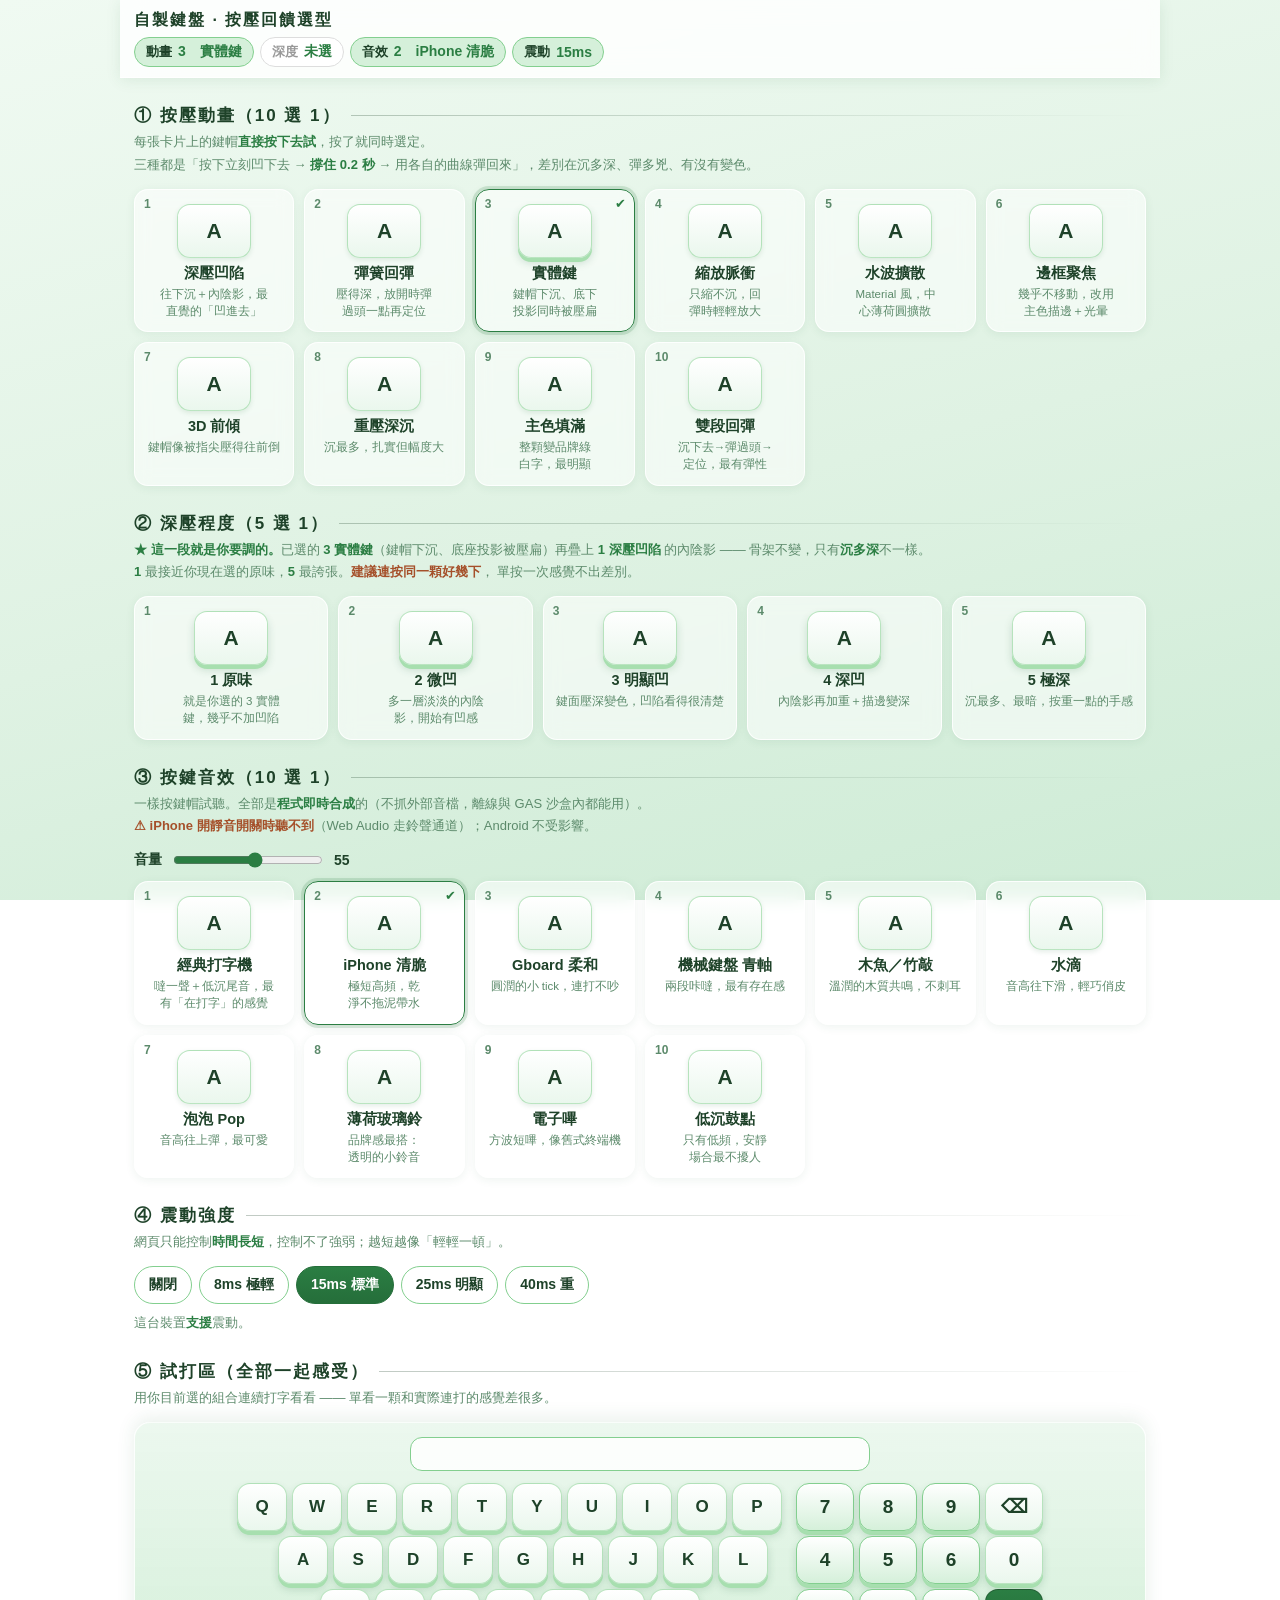
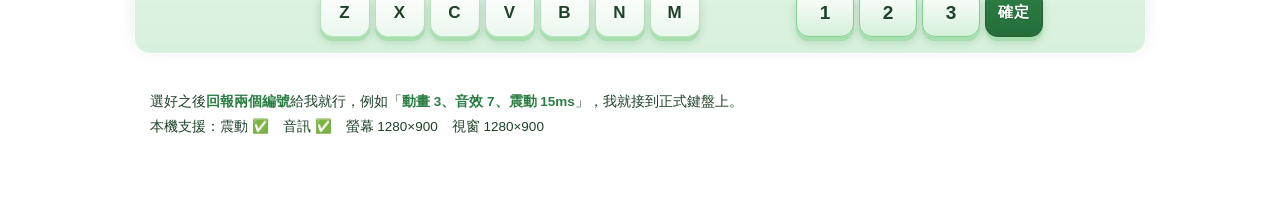
<file: kb-feedback.html>
<!DOCTYPE html>
<html lang="zh-Hant">
<head>
<meta charset="utf-8">
<meta name="viewport" content="width=device-width,initial-scale=1,viewport-fit=cover">
<title>自製鍵盤 — 按壓回饋選型（動畫 / 音效 / 震動）</title>
<style>
/* 品牌 token：直接沿用 gas/index.html 的 :root，不另外發明 */
:root{
  --mint:#83CF8F; --mint-l:#A7DFAF; --mint-x:#D5F0DA;
  --btn:#2B7E43; --btn-d:#256E3A; --ink:#1E4229; --sub:#5C8A6B;
  --glass:rgba(255,255,255,0.55); --gbd:rgba(255,255,255,0.85);
}
*{box-sizing:border-box}
html,body{margin:0;padding:0}
body{
  font-family:"Microsoft JhengHei","PingFang TC","Noto Sans TC",sans-serif;
  color:var(--ink); -webkit-text-size-adjust:100%;
  background:linear-gradient(165deg,#F0FAF2 0%,#DFF2E3 55%,#CDEBD5 100%);
  background-attachment:fixed; min-height:100vh;
}
.page{max-width:1040px;margin:0 auto;padding:0 14px 60px}

/* ── 頂部固定摘要列：隨時看得到目前選了什麼，方便直接回報編號 ── */
.bar{position:sticky;top:0;z-index:20;margin:0 -14px 16px;padding:10px 14px;
  background:rgba(255,255,255,.82);-webkit-backdrop-filter:blur(12px);backdrop-filter:blur(12px);
  border-bottom:1px solid var(--gbd);box-shadow:0 2px 14px rgba(35,105,60,.10)}
.bar h1{margin:0 0 6px;font-size:16px;letter-spacing:2px;white-space:nowrap}
.picks{display:flex;flex-wrap:wrap;gap:6px}
.pick{display:inline-flex;align-items:center;gap:6px;white-space:nowrap;
  padding:5px 11px;border-radius:999px;font-size:13px;font-weight:700;
  background:var(--mint-x);border:1px solid var(--mint);color:var(--ink)}
.pick b{color:var(--btn);font-size:14px}
.pick.none{background:#fff;border-color:#ddd;color:#999}

h2{margin:26px 0 4px;font-size:17px;letter-spacing:2px;white-space:nowrap;
  display:flex;align-items:center;gap:10px}
h2::after{content:"";flex:1;height:1px;background:linear-gradient(90deg,rgba(30,66,41,.28),transparent)}
.hint{margin:0 0 12px;font-size:13px;line-height:1.75;color:var(--sub)}
.hint b{color:var(--btn)}

/* ── 選項卡片：整張都可按，按下＝試 + 選 ── */
.grid{display:grid;grid-template-columns:repeat(auto-fit,minmax(152px,1fr));gap:10px}
.card{position:relative;padding:12px 10px 11px;border-radius:14px;cursor:pointer;
  background:var(--glass);border:1.5px solid var(--gbd);text-align:center;
  -webkit-backdrop-filter:blur(8px);backdrop-filter:blur(8px);
  box-shadow:0 2px 10px rgba(35,105,60,.08);
  touch-action:manipulation;-webkit-user-select:none;user-select:none;
  -webkit-tap-highlight-color:transparent}
.card.on{border-color:var(--btn);box-shadow:0 0 0 3px rgba(43,126,67,.16),0 2px 10px rgba(35,105,60,.12)}
.card .no{position:absolute;top:7px;left:9px;font-size:12px;font-weight:800;color:var(--sub)}
.card .tick{position:absolute;top:6px;right:8px;font-size:13px;color:var(--btn);display:none}
.card.on .tick{display:block}
.card .nm{margin-top:6px;font-size:14.5px;font-weight:700;white-space:nowrap}
/* text-wrap:balance 讓兩行的描述平均分配，不會出現「散」「人」單字落單的難看斷行 */
.card .ds{margin-top:3px;font-size:11.5px;line-height:1.5;color:var(--sub);text-wrap:balance}

/* ══ 鍵帽：完全照抄 gas/index.html 的 .kbk，才試得準 ══ */
.kbk{height:48px;min-width:58px;display:inline-flex;align-items:center;justify-content:center;
  font-family:inherit;font-size:19px;font-weight:700;padding:0 4px;color:var(--ink);
  background:linear-gradient(180deg,#fff 0%,#EAF7ED 100%);
  border:1px solid rgba(131,207,143,.55);border-radius:13px;
  box-shadow:0 2px 5px rgba(35,105,60,.12),inset 0 1px 0 #fff;
  cursor:pointer;white-space:nowrap;touch-action:manipulation;
  -webkit-user-select:none;user-select:none;-webkit-tap-highlight-color:transparent}
.kbk.big{min-width:74px;height:54px;font-size:21px}

/* ══════════ 按壓動畫 10 變體 ══════════
   共同做法：pointerdown 立刻加 .press（快），0.2 秒後移除、用各自的曲線彈回來。
   :active 不夠用——手指一放開就復原，而一次點擊只有 ~80ms，根本看不見。 */
.kbk{transition:transform .19s cubic-bezier(.22,1.2,.36,1),
                box-shadow .19s ease, background .19s ease, border-color .19s ease, color .19s ease}
.kbk.press{transition-duration:.045s,.045s,.045s,.045s,.045s;
           transition-timing-function:ease-out}

/* 1 深壓凹陷：往下沉 + 縮一點 + 內陰影（最接近「凹進去」的直覺） */
.v1 .kbk.press{transform:translateY(3px) scale(.955);
  background:linear-gradient(180deg,#D5F0DA,#A7DFAF);
  box-shadow:inset 0 3px 7px rgba(35,105,60,.34),0 0 0 rgba(0,0,0,0)}
/* 2 彈簧回彈：壓得深，放開時彈過頭一點點再定位 */
.v2 .kbk{transition:transform .3s cubic-bezier(.18,1.7,.42,1),box-shadow .2s,background .2s}
.v2 .kbk.press{transform:translateY(4px) scale(.93);
  background:linear-gradient(180deg,#C6EACD,#9BD9A6);
  box-shadow:inset 0 4px 9px rgba(35,105,60,.36)}
/* 3 實體鍵：鍵帽下沉、底下的投影同時被壓扁（像真的按到桌面） */
.v3 .kbk{box-shadow:0 4px 0 #A7DFAF,0 5px 8px rgba(35,105,60,.20)}
.v3 .kbk.press{transform:translateY(4px);box-shadow:0 0 0 #A7DFAF,0 1px 3px rgba(35,105,60,.26);
  background:linear-gradient(180deg,#EAF7ED,#C6EACD)}
/* 4 縮放脈衝：只縮不沉，回彈時輕輕放大一下 */
.v4 .kbk{transition:transform .26s cubic-bezier(.2,1.55,.4,1),background .2s}
.v4 .kbk.press{transform:scale(.86);background:linear-gradient(180deg,#D5F0DA,#A7DFAF)}
/* 5 水波擴散：Material 風，中心薄荷圓擴散後淡出 */
.v5 .kbk{position:relative;overflow:hidden}
.v5 .kbk::after{content:"";position:absolute;left:50%;top:50%;width:12px;height:12px;
  margin:-6px 0 0 -6px;border-radius:50%;background:rgba(43,126,67,.38);
  transform:scale(0);opacity:0}
.v5 .kbk.press{transform:translateY(2px)}
.v5 .kbk.press::after{animation:rip .42s ease-out}
@keyframes rip{0%{transform:scale(0);opacity:.75}100%{transform:scale(9);opacity:0}}
/* 6 邊框聚焦：不太動位置，改用主色描邊＋外圈光暈（安靜、不晃） */
.v6 .kbk.press{transform:translateY(1px);border-color:var(--btn);
  box-shadow:0 0 0 3px rgba(43,126,67,.22),inset 0 2px 5px rgba(35,105,60,.18);
  background:linear-gradient(180deg,#fff,#D5F0DA)}
/* 7 3D 前傾：鍵帽像被指尖壓得往前倒 */
#tryPad.v7,.v7 .cardKey{perspective:420px}   /* ⚠ 試打區的 v7 掛在 #tryPad 自己身上，不是後代 */
.v7 .kbk{transform-style:preserve-3d}
.v7 .kbk.press{transform:translateY(2px) rotateX(22deg) scale(.97);
  box-shadow:0 1px 3px rgba(35,105,60,.3),inset 0 -3px 6px rgba(35,105,60,.16);
  background:linear-gradient(180deg,#E2F5E7,#B8E3C1)}
/* 8 重壓深沉：沉最多，適合喜歡「扎實」手感的人 */
.v8 .kbk{transition:transform .22s cubic-bezier(.2,1.25,.4,1),box-shadow .22s,background .22s}
.v8 .kbk.press{transform:translateY(6px) scaleY(.9);
  background:linear-gradient(180deg,#B8E3C1,#8FD29C);
  box-shadow:inset 0 5px 11px rgba(30,66,41,.4)}
/* 9 主色填滿：整顆變品牌綠白字，最明顯、遠遠也看得到按到哪 */
.v9 .kbk.press{transform:translateY(2px) scale(.96);color:#fff;border-color:var(--btn-d);
  background:linear-gradient(180deg,var(--btn),var(--btn-d));
  box-shadow:inset 0 2px 6px rgba(0,0,0,.25);text-shadow:0 1px 1px rgba(0,0,0,.2)}
/* 10 雙段回彈：沉下去→彈過頭→定位，用 keyframes 跑完整段 */
.v10 .kbk.press{animation:dbl .46s cubic-bezier(.3,1,.4,1);
  background:linear-gradient(180deg,#D5F0DA,#A7DFAF)}
@keyframes dbl{
  0%{transform:translateY(0) scale(1)}
  14%{transform:translateY(5px) scale(.92)}
  46%{transform:translateY(-3px) scale(1.04)}
  72%{transform:translateY(1px) scale(.99)}
  100%{transform:translateY(0) scale(1)}
}

/* ══════════ 深壓微調 d1~d5：實體鍵(3) × 深壓凹陷(1) 的融合，只有「沉多深」不同 ══════════
   骨架沿用實體鍵：底座 0 4px 0 的硬投影，按下時投影被壓扁＝鍵帽真的沉下去。
   疊上的是 1 號的內陰影＋縮放＋壓深後變暗的鍵面 —— 這三樣才是「凹進去」的來源。
   ⚠ 底座固定 4px 不加高：鍵列的垂直間距只有 5px，底座再高會壓到下一排的鍵。
      要更深一律往「內陰影 / 縮放 / 顏色」加，那三樣不佔版面空間。 */
.d1 .kbk,.d2 .kbk,.d3 .kbk,.d4 .kbk,.d5 .kbk{
  box-shadow:0 4px 0 #A7DFAF,0 5px 8px rgba(35,105,60,.20)}
.d1 .kbk.press{transform:translateY(3px);
  background:linear-gradient(180deg,#E2F5E7,#CDEBD5);
  box-shadow:0 1px 0 #A7DFAF,inset 0 2px 5px rgba(35,105,60,.22)}
.d2 .kbk.press{transform:translateY(4px) scale(.985);
  background:linear-gradient(180deg,#D5F0DA,#A7DFAF);
  box-shadow:0 0 0 #A7DFAF,inset 0 3px 7px rgba(35,105,60,.30)}
.d3 .kbk.press{transform:translateY(5px) scale(.968);
  background:linear-gradient(180deg,#C6EACD,#9BD9A6);
  box-shadow:0 0 0 #A7DFAF,inset 0 4px 9px rgba(35,105,60,.38)}
.d4 .kbk.press{transform:translateY(5px) scale(.95);
  background:linear-gradient(180deg,#B8E3C1,#8FD29C);border-color:rgba(43,126,67,.5);
  box-shadow:0 0 0 #A7DFAF,inset 0 5px 12px rgba(30,66,41,.46)}
.d5 .kbk.press{transform:translateY(6px) scale(.93);
  background:linear-gradient(180deg,#A7DFAF,#7FC98D);border-color:rgba(43,126,67,.62);
  box-shadow:0 0 0 #A7DFAF,inset 0 6px 14px rgba(30,66,41,.55)}

.cardKey{margin:2px 0 2px;display:flex;justify-content:center}

/* ── 震動 / 音量 控制列 ── */
.rowset{display:flex;flex-wrap:wrap;gap:8px;align-items:center}
/* ⚠ 不用「連在一起的段選」：5 個中文選項在 375px 寬一定塞不下而溢出畫面。
   改成各自獨立的膠囊 + flex-wrap，窄螢幕自動折行。 */
.seg{display:flex;flex-wrap:wrap;gap:7px}
.seg button{font-family:inherit;font-size:14px;font-weight:700;color:var(--ink);
  padding:9px 14px;cursor:pointer;white-space:nowrap;touch-action:manipulation;
  border:1.5px solid var(--mint);border-radius:999px;background:rgba(255,255,255,.65);
  -webkit-tap-highlight-color:transparent}
.seg button.on{background:linear-gradient(180deg,var(--btn),var(--btn-d));color:#fff;
  border-color:var(--btn-d)}
@media (max-width:420px){ .seg button{padding:8px 11px;font-size:13px} }
.slid{display:flex;align-items:center;gap:9px;white-space:nowrap;font-size:14px;font-weight:700}
input[type=range]{width:150px;accent-color:var(--btn)}
.note{margin:9px 0 0;font-size:12.5px;line-height:1.7;color:var(--sub)}
.warn{color:#A5502A;font-weight:700}

/* ── 試打區 ── */
#tryWrap{margin-top:12px;padding:14px 12px 16px;border-radius:16px;
  background:linear-gradient(180deg,rgba(234,247,237,.9),rgba(213,240,218,.95));
  border:1.5px solid var(--gbd);box-shadow:0 -4px 18px rgba(35,105,60,.10)}
#tryOut{min-height:34px;margin:0 auto 12px;max-width:460px;padding:7px 13px;border-radius:12px;
  background:rgba(255,255,255,.85);border:1.5px solid var(--mint);
  font-size:18px;letter-spacing:2px;white-space:nowrap;overflow:hidden;text-align:left;
  direction:rtl;text-overflow:ellipsis}
#tryPad{display:flex;justify-content:center;align-items:flex-start;gap:14px;flex-wrap:wrap}
.padL{display:flex;flex-direction:column;gap:5px}
.padRow{display:flex;gap:5px;justify-content:center}
.padRow.ind{margin-left:27.5px}
.padN{display:grid;grid-template-columns:repeat(4,auto);gap:5px}
.padL .kbk{min-width:50px;font-size:17px}
.kbk.num{background:linear-gradient(180deg,#fff,#D5F0DA);border-color:var(--mint)}
.kbk.entk{color:#fff;font-size:15px;letter-spacing:1px;border-color:rgba(30,66,41,.45);
  background:linear-gradient(180deg,var(--btn),var(--btn-d));text-shadow:0 1px 1px rgba(0,0,0,.18)}
.v9 .kbk.entk.press{background:linear-gradient(180deg,#1E4229,#14311c)}
.foot{margin-top:22px;padding:13px 15px;border-radius:14px;background:rgba(255,255,255,.6);
  border:1.5px solid var(--gbd);font-size:13.5px;line-height:1.85}
.foot b{color:var(--btn)}
@media (max-width:400px){ .padL .kbk{min-width:8.4vw;font-size:15px} }
</style>
</head>
<body>
<div class="page">

<div class="bar">
  <h1>自製鍵盤 · 按壓回饋選型</h1>
  <div class="picks">
    <span class="pick none" id="pkA">動畫 <b>未選</b></span>
    <span class="pick none" id="pkD">深度 <b>未選</b></span>
    <span class="pick none" id="pkS">音效 <b>未選</b></span>
    <span class="pick" id="pkV">震動 <b>15ms</b></span>
  </div>
</div>

<h2>① 按壓動畫（10 選 1）</h2>
<p class="hint">
  每張卡片上的鍵帽<b>直接按下去試</b>，按了就同時選定。<br>
  三種都是「按下立刻凹下去 → <b>撐住 0.2 秒</b> → 用各自的曲線彈回來」，差別在沉多深、彈多兇、有沒有變色。
</p>
<div class="grid" id="gridA"></div>

<h2>② 深壓程度（5 選 1）</h2>
<p class="hint">
  <b>★ 這一段就是你要調的。</b>已選的 <b>3 實體鍵</b>（鍵帽下沉、底座投影被壓扁）再疊上 <b>1 深壓凹陷</b> 的內陰影 ——
  骨架不變，只有<b>沉多深</b>不一樣。<br>
  <b>1</b> 最接近你現在選的原味，<b>5</b> 最誇張。<span class="warn">建議連按同一顆好幾下</span>，
  單按一次感覺不出差別。
</p>
<div class="grid" id="gridD"></div>

<h2>③ 按鍵音效（10 選 1）</h2>
<p class="hint">
  一樣按鍵帽試聽。全部是<b>程式即時合成</b>的（不抓外部音檔，離線與 GAS 沙盒內都能用）。<br>
  <span class="warn">⚠ iPhone 開靜音開關時聽不到</span>（Web Audio 走鈴聲通道）；Android 不受影響。
</p>
<div class="rowset" style="margin-bottom:11px">
  <span class="slid">音量 <input type="range" id="vol" min="0" max="100" value="55"><b id="volTxt">55</b></span>
</div>
<div class="grid" id="gridS"></div>

<h2>④ 震動強度</h2>
<p class="hint">網頁只能控制<b>時間長短</b>，控制不了強弱；越短越像「輕輕一頓」。</p>
<div class="rowset">
  <div class="seg" id="segV">
    <button data-v="0">關閉</button>
    <button data-v="8">8ms 極輕</button>
    <button data-v="15" class="on">15ms 標準</button>
    <button data-v="25">25ms 明顯</button>
    <button data-v="40">40ms 重</button>
  </div>
</div>
<p class="note" id="vibNote"></p>

<h2>⑤ 試打區（全部一起感受）</h2>
<p class="hint">用你目前選的組合連續打字看看 —— 單看一顆和實際連打的感覺差很多。</p>
<div id="tryWrap">
  <div id="tryOut"></div>
  <div id="tryPad">
    <div class="padL">
      <div class="padRow" data-r="QWERTYUIOP"></div>
      <div class="padRow ind" data-r="ASDFGHJKL"></div>
      <div class="padRow" data-r="ZXCVBNM"></div>
    </div>
    <div class="padN" id="padN"></div>
  </div>
</div>

<div class="foot">
  選好之後<b>回報兩個編號</b>給我就行，例如「<b>動畫 3、音效 7、震動 15ms</b>」，我就接到正式鍵盤上。<br>
  <span id="cap"></span>
</div>

</div>

<script>
/* ══════════ 音效：全部用 Web Audio 即時合成，不依賴任何音檔 ══════════ */
var AC = null, MASTER = null, NOISE = null;
function ac(){
  if (!AC){
    var C = window.AudioContext || window.webkitAudioContext;
    if (!C) return null;
    AC = new C();
    MASTER = AC.createGain();
    MASTER.gain.value = 0.55;
    MASTER.connect(AC.destination);
  }
  if (AC.state === 'suspended') AC.resume();   // iOS/Chrome 必須在使用者手勢中 resume
  return AC;
}
function noise(c){
  if (!NOISE){
    var n = Math.floor(c.sampleRate * 0.3);
    NOISE = c.createBuffer(1, n, c.sampleRate);
    var d = NOISE.getChannelData(0);
    for (var i = 0; i < n; i++) d[i] = Math.random() * 2 - 1;
  }
  var s = c.createBufferSource(); s.buffer = NOISE; return s;
}
function env(g, t, atk, dec, peak){
  g.gain.setValueAtTime(0.0001, t);
  g.gain.linearRampToValueAtTime(peak, t + atk);
  g.gain.exponentialRampToValueAtTime(0.0001, t + atk + dec);
}
function tone(c, t, type, f0, f1, atk, dec, peak){
  var o = c.createOscillator(), g = c.createGain();
  o.type = type;
  o.frequency.setValueAtTime(f0, t);
  if (f1 && f1 !== f0) o.frequency.exponentialRampToValueAtTime(f1, t + atk + dec);
  env(g, t, atk, dec, peak);
  o.connect(g); g.connect(MASTER);
  o.start(t); o.stop(t + atk + dec + 0.02);
}
function burst(c, t, type, freq, q, dec, peak){
  var s = noise(c), f = c.createBiquadFilter(), g = c.createGain();
  f.type = type; f.frequency.value = freq; if (q) f.Q.value = q;
  env(g, t, 0.001, dec, peak);
  s.connect(f); f.connect(g); g.connect(MASTER);
  s.start(t); s.stop(t + dec + 0.03);
}

var SOUNDS = [
  { n:'經典打字機', d:'噠一聲＋低沉尾音，最有「在打字」的感覺',
    f:function(c,t){ burst(c,t,'bandpass',2400,1.1,0.035,0.55); tone(c,t,'sine',170,95,0.002,0.06,0.30); } },
  { n:'iPhone 清脆', d:'極短高頻，乾淨不拖泥帶水',
    f:function(c,t){ burst(c,t,'highpass',3200,0,0.016,0.5); tone(c,t,'sine',1500,1100,0.001,0.02,0.14); } },
  { n:'Gboard 柔和', d:'圓潤的小 tick，連打不吵',
    f:function(c,t){ tone(c,t,'sine',820,640,0.003,0.045,0.24); burst(c,t,'lowpass',1400,0,0.02,0.12); } },
  { n:'機械鍵盤 青軸', d:'兩段咔噠，最有存在感',
    f:function(c,t){ burst(c,t,'bandpass',3600,2.2,0.014,0.55);
                     burst(c,t+0.028,'bandpass',2300,2,0.012,0.34);
                     tone(c,t,'sine',210,130,0.002,0.05,0.18); } },
  { n:'木魚／竹敲', d:'溫潤的木質共鳴，不刺耳',
    f:function(c,t){ burst(c,t,'bandpass',760,11,0.075,0.7); tone(c,t,'triangle',430,300,0.002,0.07,0.13); } },
  { n:'水滴', d:'音高往下滑，輕巧俏皮',
    f:function(c,t){ tone(c,t,'sine',1500,430,0.003,0.1,0.34); burst(c,t,'highpass',4000,0,0.012,0.16); } },
  { n:'泡泡 Pop', d:'音高往上彈，最可愛',
    f:function(c,t){ tone(c,t,'sine',320,980,0.004,0.055,0.36); } },
  { n:'薄荷玻璃鈴', d:'品牌感最搭：透明的小鈴音',
    f:function(c,t){ tone(c,t,'triangle',1760,1740,0.002,0.22,0.16);
                     tone(c,t,'triangle',2640,2620,0.002,0.16,0.08);
                     burst(c,t,'highpass',5000,0,0.01,0.1); } },
  { n:'電子嗶', d:'方波短嗶，像舊式終端機',
    f:function(c,t){ tone(c,t,'square',980,980,0.002,0.04,0.16); } },
  { n:'低沉鼓點', d:'只有低頻，安靜場合最不擾人',
    f:function(c,t){ tone(c,t,'sine',150,58,0.003,0.1,0.5); burst(c,t,'lowpass',400,0,0.02,0.1); } }
];

var ANIMS = [
  { n:'深壓凹陷',   d:'往下沉＋內陰影，最直覺的「凹進去」' },
  { n:'彈簧回彈',   d:'壓得深，放開時彈過頭一點再定位' },
  { n:'實體鍵',     d:'鍵帽下沉、底下投影同時被壓扁' },
  { n:'縮放脈衝',   d:'只縮不沉，回彈時輕輕放大' },
  { n:'水波擴散',   d:'Material 風，中心薄荷圓擴散' },
  { n:'邊框聚焦',   d:'幾乎不移動，改用主色描邊＋光暈' },
  { n:'3D 前傾',    d:'鍵帽像被指尖壓得往前倒' },
  { n:'重壓深沉',   d:'沉最多，扎實但幅度大' },
  { n:'主色填滿',   d:'整顆變品牌綠白字，最明顯' },
  { n:'雙段回彈',   d:'沉下去→彈過頭→定位，最有彈性' }
];

var DEPTHS = [
  { n:'1 原味',   d:'就是你選的 3 實體鍵，幾乎不加凹陷' },
  { n:'2 微凹',   d:'多一層淡淡的內陰影，開始有凹感' },
  { n:'3 明顯凹', d:'鍵面壓深變色，凹陷看得很清楚' },
  { n:'4 深凹',   d:'內陰影再加重＋描邊變深' },
  { n:'5 極深',   d:'沉最多、最暗，按重一點的手感' }
];

/* ══════════ 狀態 ══════════ */
/* 使用者 2026-08-03 已定案：動畫 3 實體鍵、音效 2 iPhone 清脆、震動 15ms，開頁就先套上 */
var 選動畫 = 3, 選深度 = 0, 選音效 = 2, 震動 = 15;
var HOLD = 200;                            // ⚠ 使用者指定：凹下去撐住 0.2 秒再彈回

function 震一下(){
  if (!震動 || !navigator.vibrate) return;
  try { navigator.vibrate(震動); } catch (e) {}
}
function 播(i){
  var c = ac(); if (!c || !i) return;
  try { SOUNDS[i-1].f(c, c.currentTime + 0.001); } catch (e) {}
}
/* 按下立刻加 .press，撐滿 HOLD 再移除 —— :active 在手指放開的瞬間就沒了，看不見 */
function 壓(el){
  el.classList.add('press');
  clearTimeout(el._t);
  el._t = setTimeout(function(){ el.classList.remove('press'); }, HOLD);
}

function 更新摘要(){
  var a = document.getElementById('pkA'), s = document.getElementById('pkS'),
      dp = document.getElementById('pkD');
  a.className = 'pick' + (選動畫 ? '' : ' none');
  a.innerHTML = '動畫 <b>' + (選動畫 ? 選動畫 + '　' + ANIMS[選動畫-1].n : '未選') + '</b>';
  dp.className = 'pick' + (選深度 ? '' : ' none');
  dp.innerHTML = '深度 <b>' + (選深度 ? DEPTHS[選深度-1].n : '未選') + '</b>';
  s.className = 'pick' + (選音效 ? '' : ' none');
  s.innerHTML = '音效 <b>' + (選音效 ? 選音效 + '　' + SOUNDS[選音效-1].n : '未選') + '</b>';
  document.getElementById('pkV').innerHTML = '震動 <b>' + (震動 ? 震動 + 'ms' : '關閉') + '</b>';
}

/* ══════════ 建卡片 ══════════ */
function 卡(no, nm, ds, cls){
  var d = document.createElement('div');
  d.className = 'card' + (cls ? ' ' + cls : '');
  d.innerHTML = '<span class="no">' + no + '</span><span class="tick">✔</span>' +
                '<div class="cardKey"><button type="button" class="kbk big">A</button></div>' +
                '<div class="nm"></div><div class="ds"></div>';
  d.querySelector('.nm').textContent = nm;
  d.querySelector('.ds').textContent = ds;
  return d;
}
var gA = document.getElementById('gridA');
ANIMS.forEach(function(a, i){
  var no = i + 1;
  var c = 卡(no, a.n, a.d, 'v' + no);           // 卡片自己帶 vN，鍵帽就是該變體的樣子
  c.addEventListener('pointerdown', function(){
    選動畫 = no;
    [].forEach.call(gA.children, function(x){ x.classList.remove('on'); });
    c.classList.add('on');
    壓(c.querySelector('.kbk')); 震一下(); 播(選音效);
    更新摘要(); 套用試打區();
  });
  gA.appendChild(c);
});
/* 深壓程度：卡片掛 dN，鍵帽就是該深度的樣子；選了深度就蓋過純動畫（兩者是同一個位置的設定） */
var gD = document.getElementById('gridD');
DEPTHS.forEach(function(x, i){
  var no = i + 1;
  var c = 卡(no, x.n, x.d, 'd' + no);
  c.addEventListener('pointerdown', function(){
    選深度 = no;
    [].forEach.call(gD.children, function(y){ y.classList.remove('on'); });
    c.classList.add('on');
    壓(c.querySelector('.kbk')); 震一下(); 播(選音效);
    更新摘要(); 套用試打區();
  });
  gD.appendChild(c);
});

var gS = document.getElementById('gridS');
SOUNDS.forEach(function(s, i){
  var no = i + 1;
  var c = 卡(no, s.n, s.d);
  c.addEventListener('pointerdown', function(){
    選音效 = no;
    [].forEach.call(gS.children, function(x){ x.classList.remove('on'); });
    c.classList.add('on');
    播(no); 震一下(); 壓(c.querySelector('.kbk'));
    更新摘要(); 套用試打區();
  });
  gS.appendChild(c);
});

/* ══════════ 震動段選 ══════════ */
var segV = document.getElementById('segV');
segV.addEventListener('click', function(e){
  var b = e.target.closest('button'); if (!b) return;
  震動 = parseInt(b.dataset.v, 10);
  [].forEach.call(segV.children, function(x){ x.classList.remove('on'); });
  b.classList.add('on');
  震一下(); 更新摘要();
});

/* ══════════ 試打區 ══════════ */
var out = document.getElementById('tryOut'), pad = document.getElementById('tryPad');
document.querySelectorAll('.padRow').forEach(function(r){
  r.dataset.r.split('').forEach(function(ch){
    var b = document.createElement('button');
    b.type = 'button'; b.className = 'kbk'; b.textContent = ch; b.dataset.k = ch;
    r.appendChild(b);
  });
});
var padN = document.getElementById('padN');
['7','8','9','4','5','6','1','2','3'].forEach(function(n){
  var b = document.createElement('button');
  b.type = 'button'; b.className = 'kbk num'; b.textContent = n; b.dataset.k = n;
  padN.appendChild(b);
});
[['del','⌫','4','1'],['zero','0','4','2'],['entk','確定','4','3']].forEach(function(x){
  var b = document.createElement('button');
  b.type = 'button'; b.className = 'kbk ' + x[0]; b.textContent = x[1];
  b.style.gridColumn = x[2]; b.style.gridRow = x[3];
  b.dataset.k = x[0] === 'zero' ? '0' : (x[0] === 'del' ? '\b' : '');
  padN.appendChild(b);
});
function 套用試打區(){
  pad.className = '';                    // 試打區整塊掛 vN / dN，底下所有鍵一起換
  // 深度是「實體鍵的加強版」，選了就以它為準，不要兩層一起套（transform 會互相蓋掉）
  if (選深度) pad.classList.add('d' + 選深度);
  else if (選動畫) pad.classList.add('v' + 選動畫);
}
pad.addEventListener('pointerdown', function(e){
  var b = e.target.closest('.kbk'); if (!b) return;
  e.preventDefault();
  壓(b); 震一下(); 播(選音效);
  var k = b.dataset.k;
  if (k === '\b') out.textContent = out.textContent.slice(0, -1);
  else if (k) out.textContent = (out.textContent + k).slice(-40);
});

/* ══════════ 裝置支援回報（遠端除錯用）══════════ */
var vibOK = !!navigator.vibrate, audOK = !!(window.AudioContext || window.webkitAudioContext);
document.getElementById('vibNote').innerHTML = vibOK
  ? '這台裝置<b style="color:#2B7E43">支援</b>震動。'
  : '<span class="warn">這台裝置不支援 navigator.vibrate</span> —— iPhone／桌機一律沒有震動（網頁改不了），Android 才有。';
document.getElementById('cap').innerHTML =
  '本機支援：震動 ' + (vibOK ? '✅' : '❌') + '　音訊 ' + (audOK ? '✅' : '❌') +
  '　螢幕 ' + screen.width + '×' + screen.height + '　視窗 ' + innerWidth + '×' + innerHeight;

var vol = document.getElementById('vol');
vol.addEventListener('input', function(){
  document.getElementById('volTxt').textContent = vol.value;
  if (ac()) MASTER.gain.value = vol.value / 100;
});

/* 開頁就把已定案的兩項標成已選（使用者挑過了，不必再挑一次） */
if (選動畫) gA.children[選動畫-1].classList.add('on');
if (選音效) gS.children[選音效-1].classList.add('on');
更新摘要(); 套用試打區();
</script>
</body>
</html>
</file>
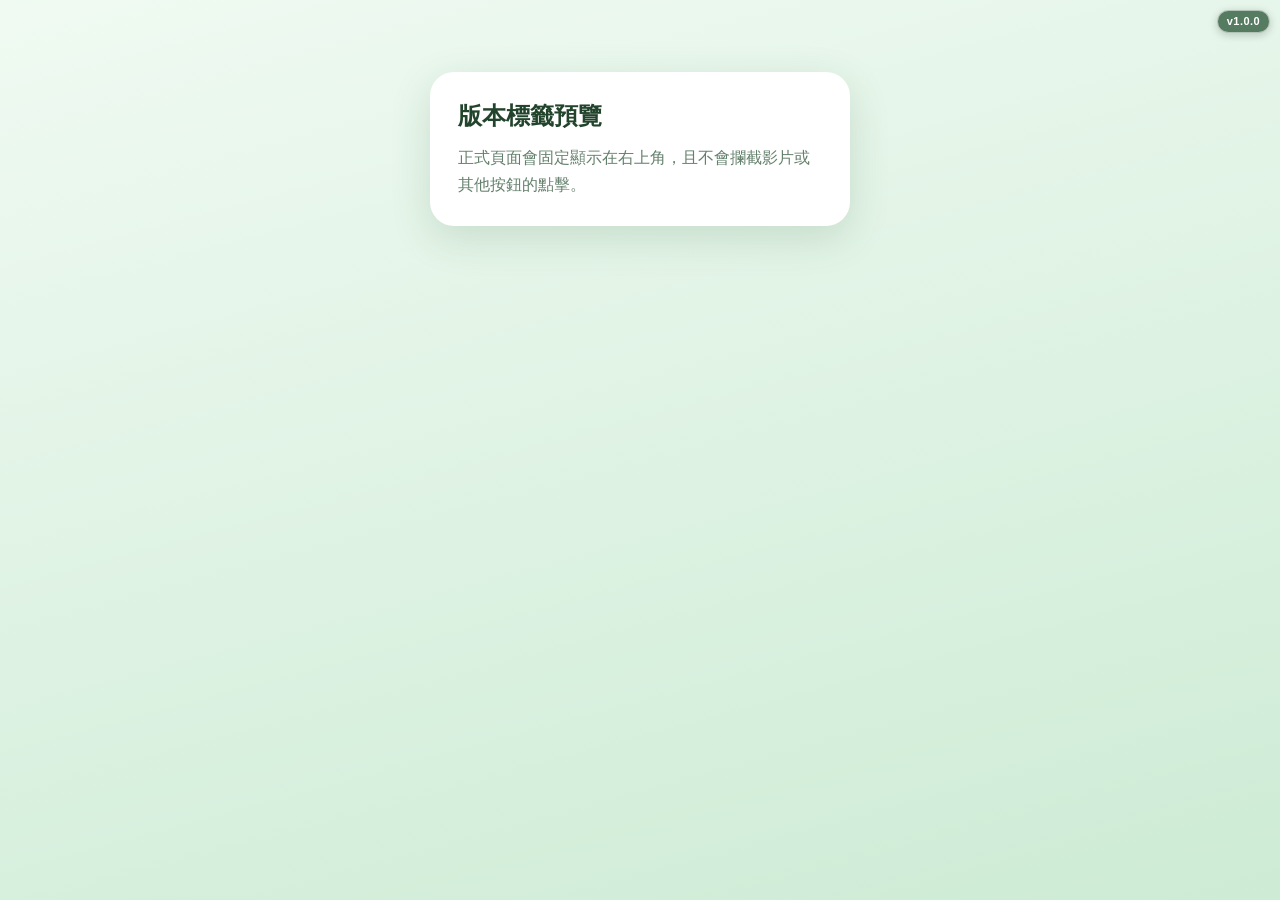
<file: mockups/version-badge-preview.html>
<!doctype html>
<html lang="zh-Hant">
<head>
<meta charset="utf-8">
<meta name="viewport" content="width=device-width,initial-scale=1,viewport-fit=cover">
<title>右上角版本標籤預覽</title>
<style>
  *{box-sizing:border-box}
  html,body{margin:0;min-height:100%;font-family:"Microsoft JhengHei",sans-serif}
  body{background:linear-gradient(165deg,#f0faf2,#cdebd5);color:#23442c}
  .screen{position:relative;min-height:100vh;padding:72px 24px 24px}
  .version{position:fixed;top:max(10px,env(safe-area-inset-top));
    right:max(10px,env(safe-area-inset-right));padding:5px 9px;
    border:1px solid rgba(255,255,255,.55);border-radius:999px;
    background:rgba(30,76,43,.72);color:#fff;font:600 11px/1 "Microsoft JhengHei",sans-serif;
    letter-spacing:.04em;box-shadow:0 2px 8px rgba(0,0,0,.2);backdrop-filter:blur(4px)}
  .card{max-width:420px;margin:auto;padding:28px;border-radius:24px;background:#fff;
    box-shadow:0 12px 40px rgba(36,92,52,.16)}
  h1{margin:0 0 12px;font-size:24px}.hint{margin:0;color:#64806c;line-height:1.7}
</style>
</head>
<body>
  <main class="screen">
    <div class="version">v1.0.0</div>
    <section class="card">
      <h1>版本標籤預覽</h1>
      <p class="hint">正式頁面會固定顯示在右上角，且不會攔截影片或其他按鈕的點擊。</p>
    </section>
  </main>
</body>
</html>
</file>
